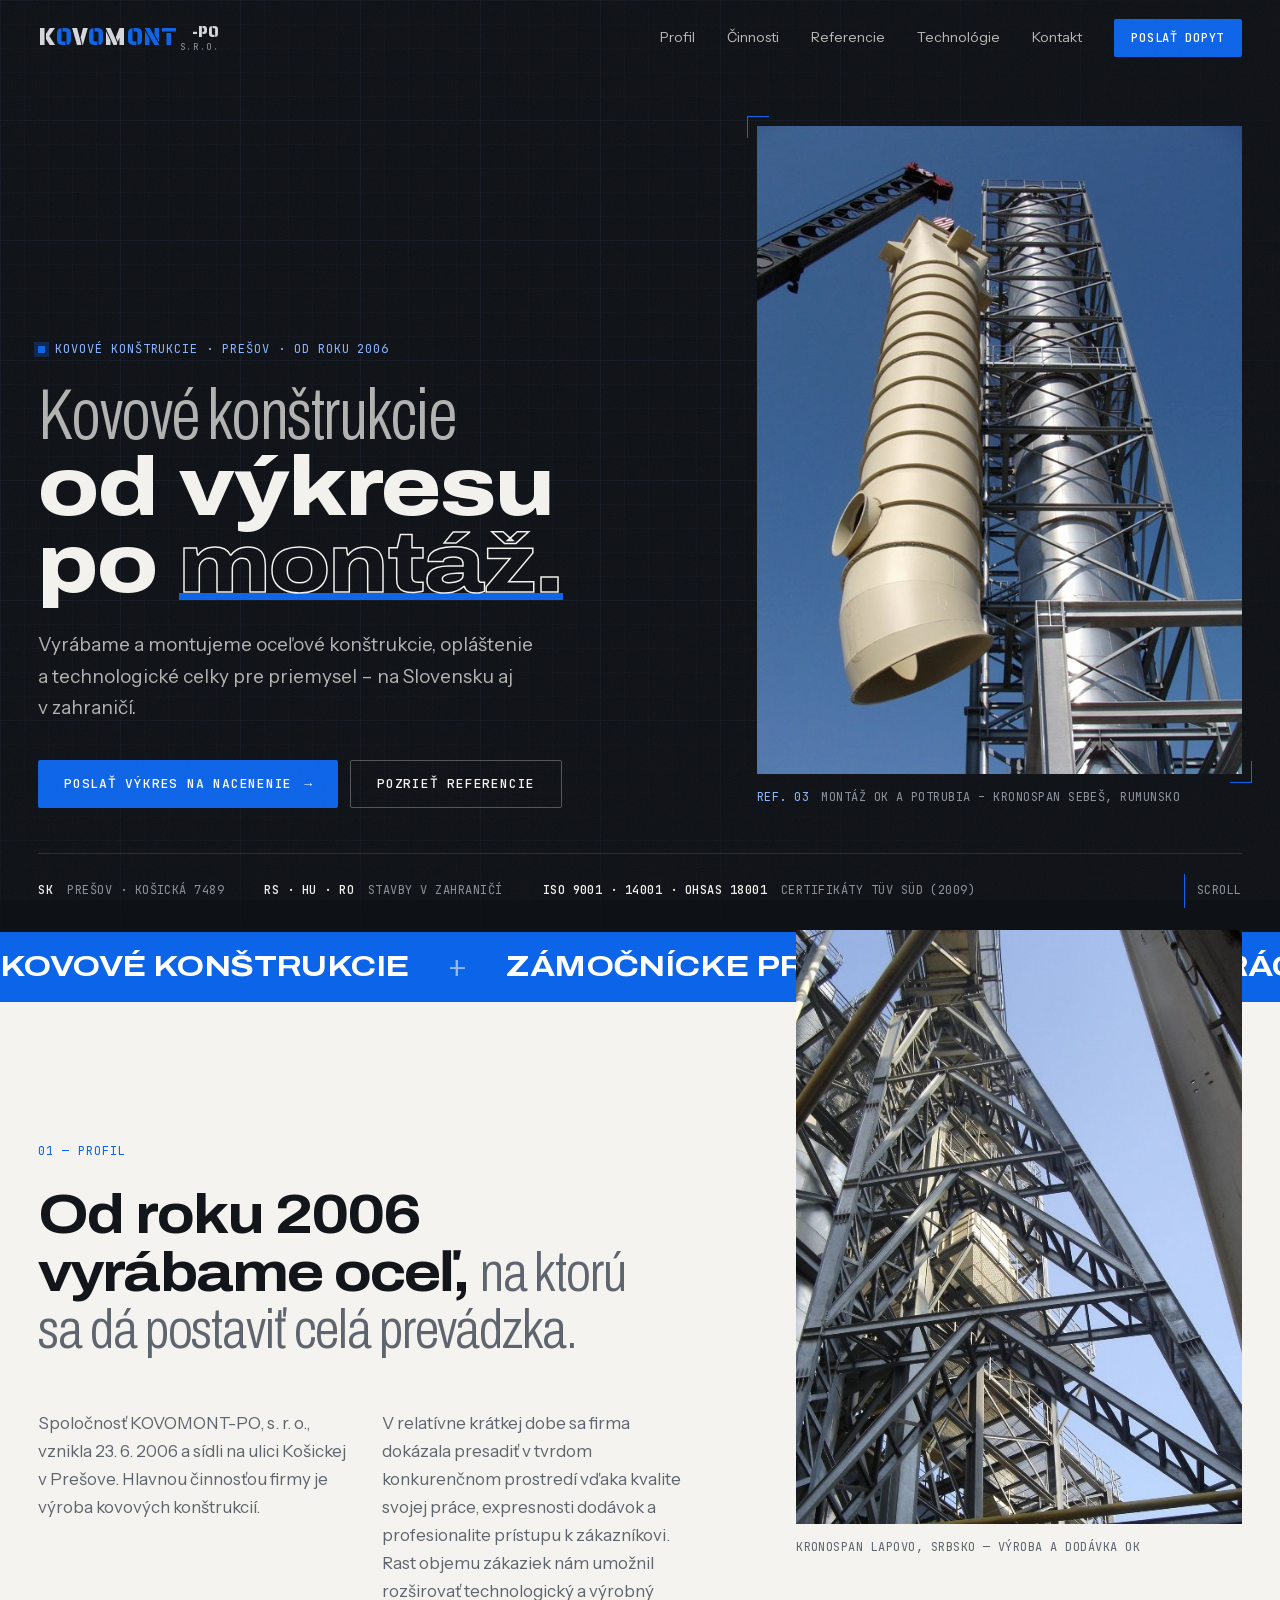
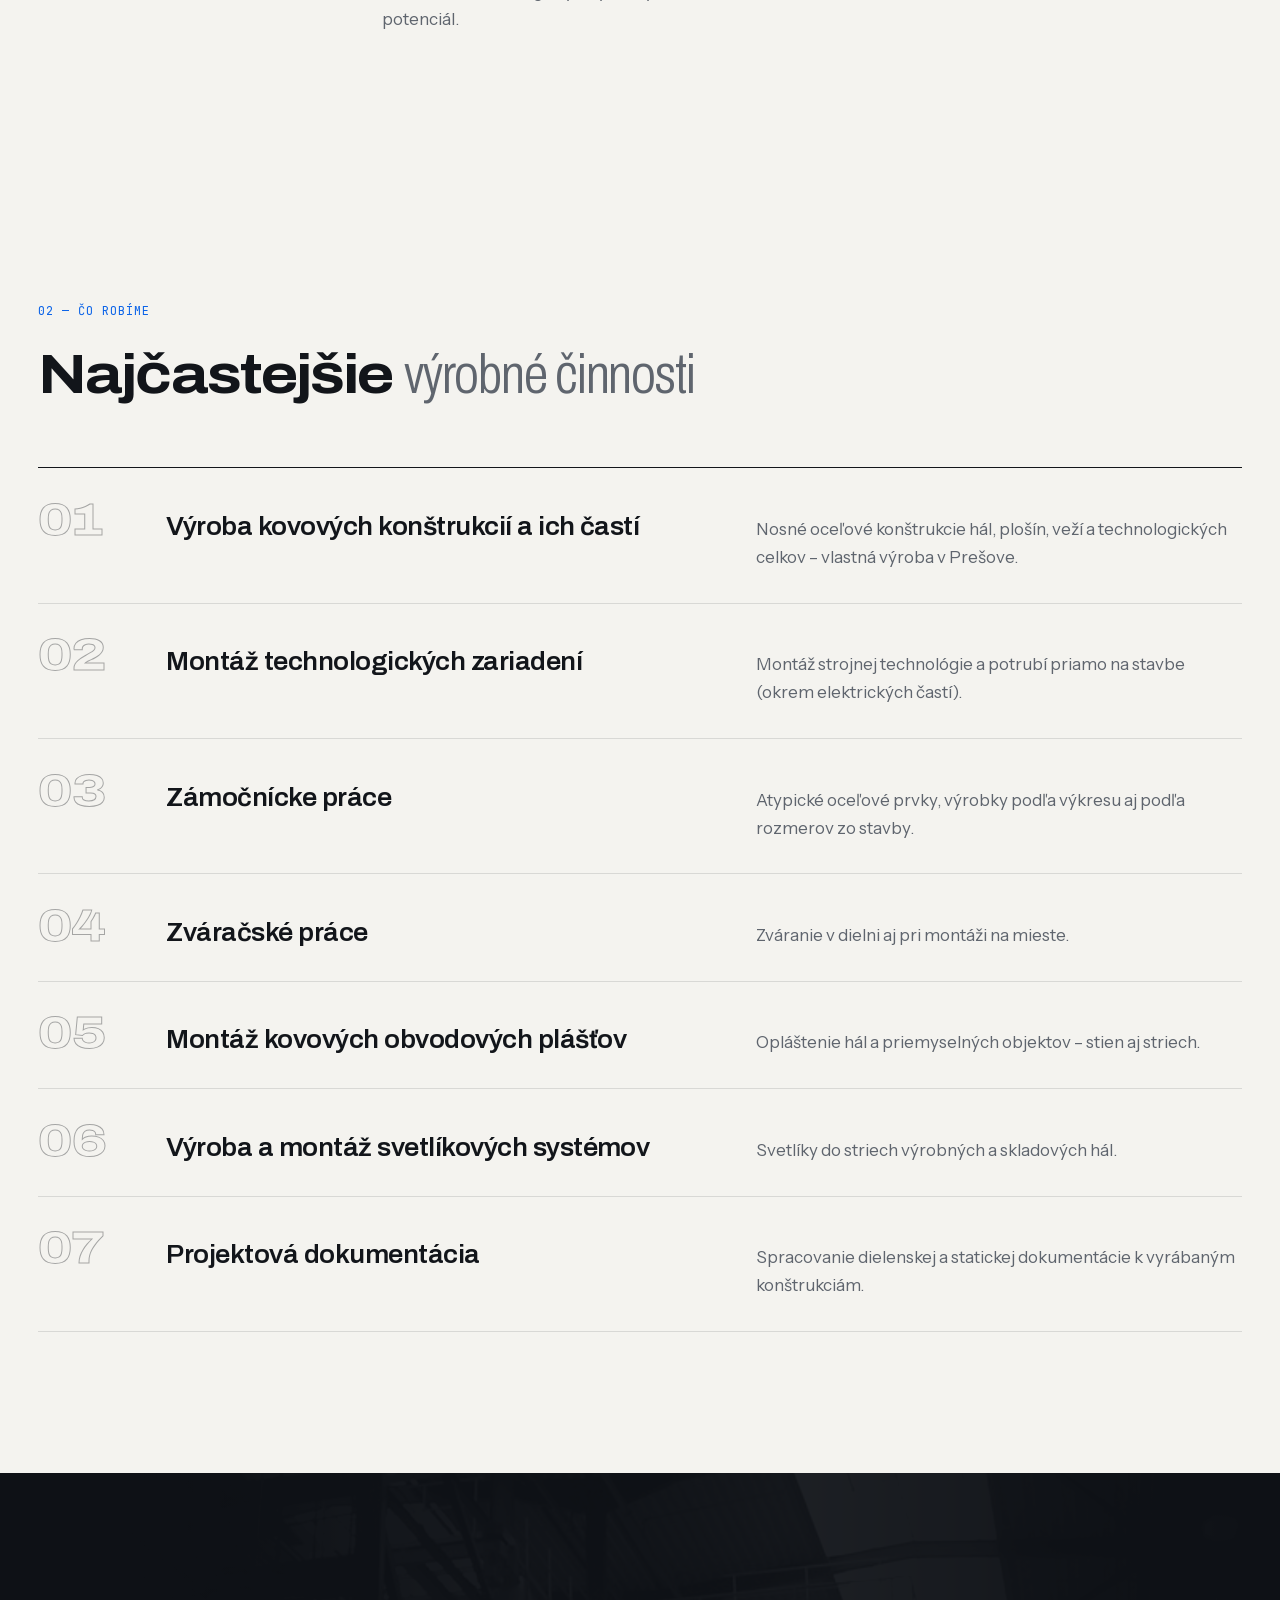
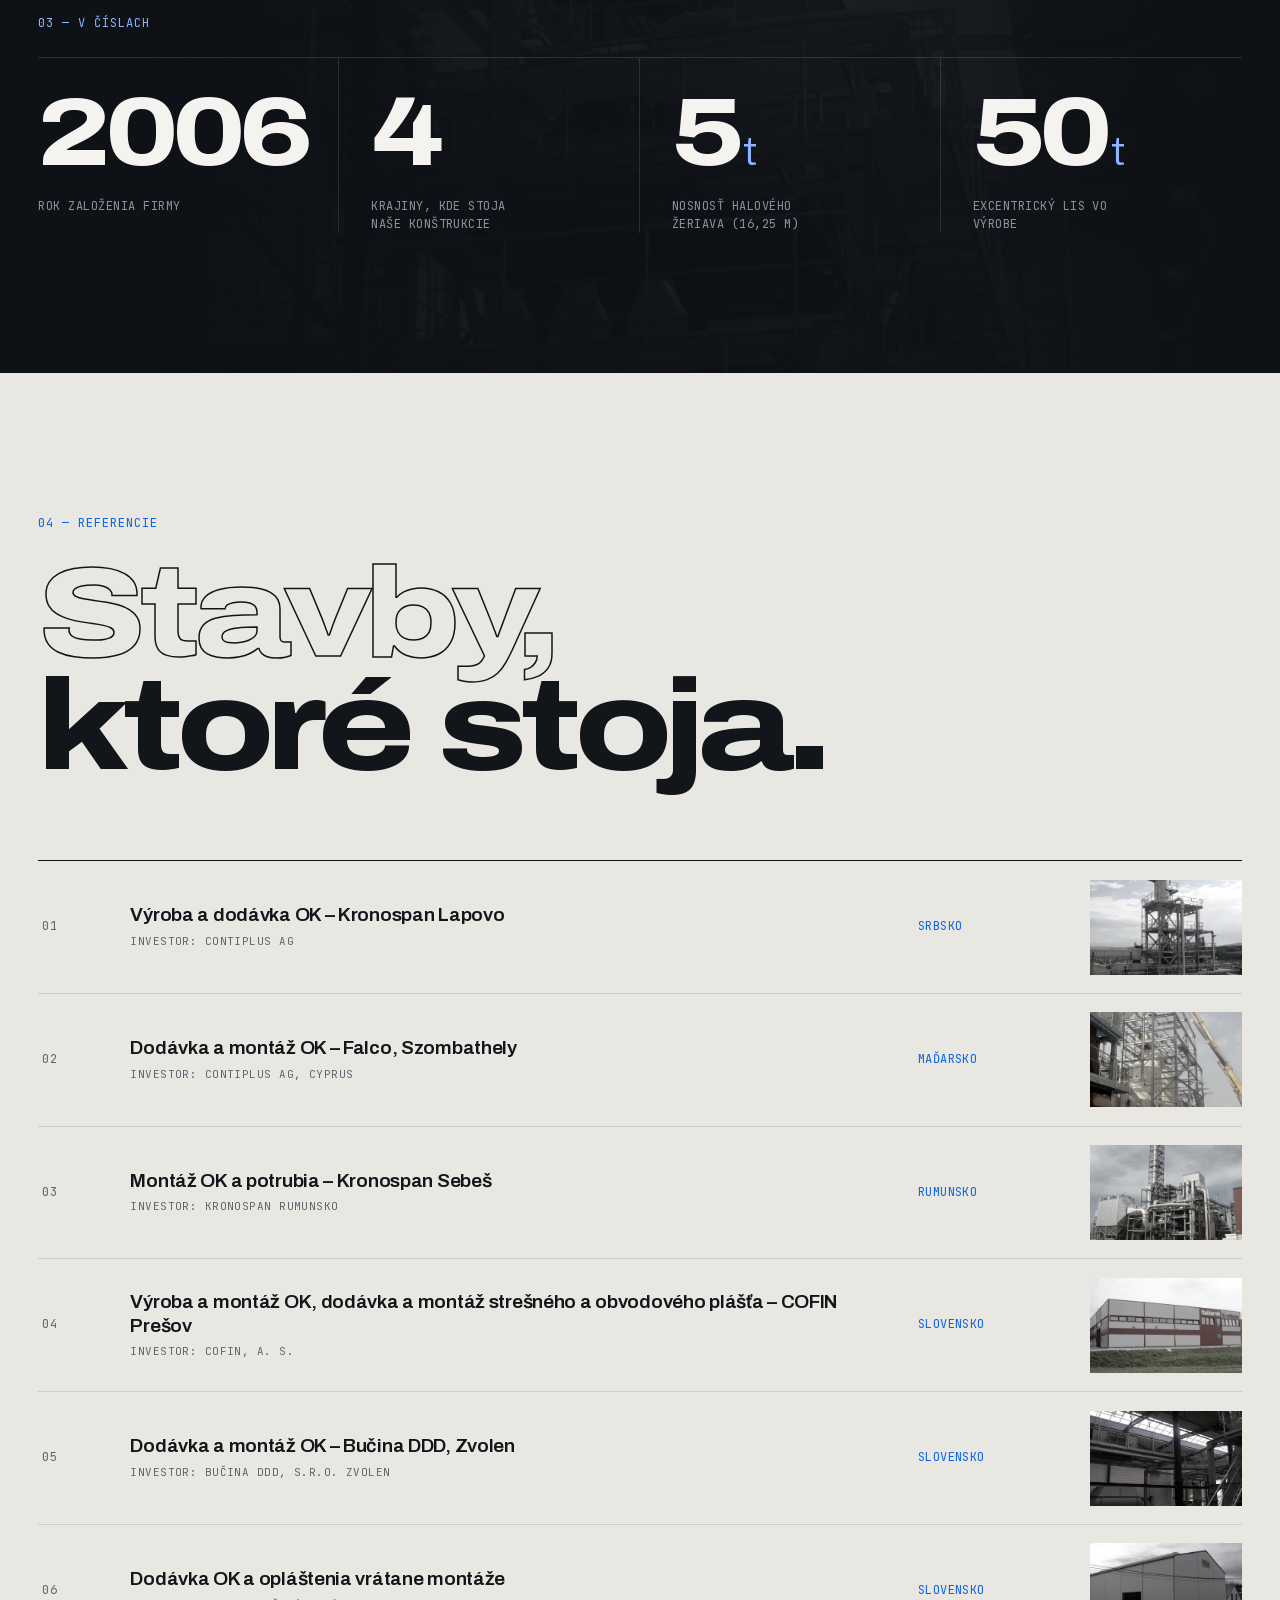
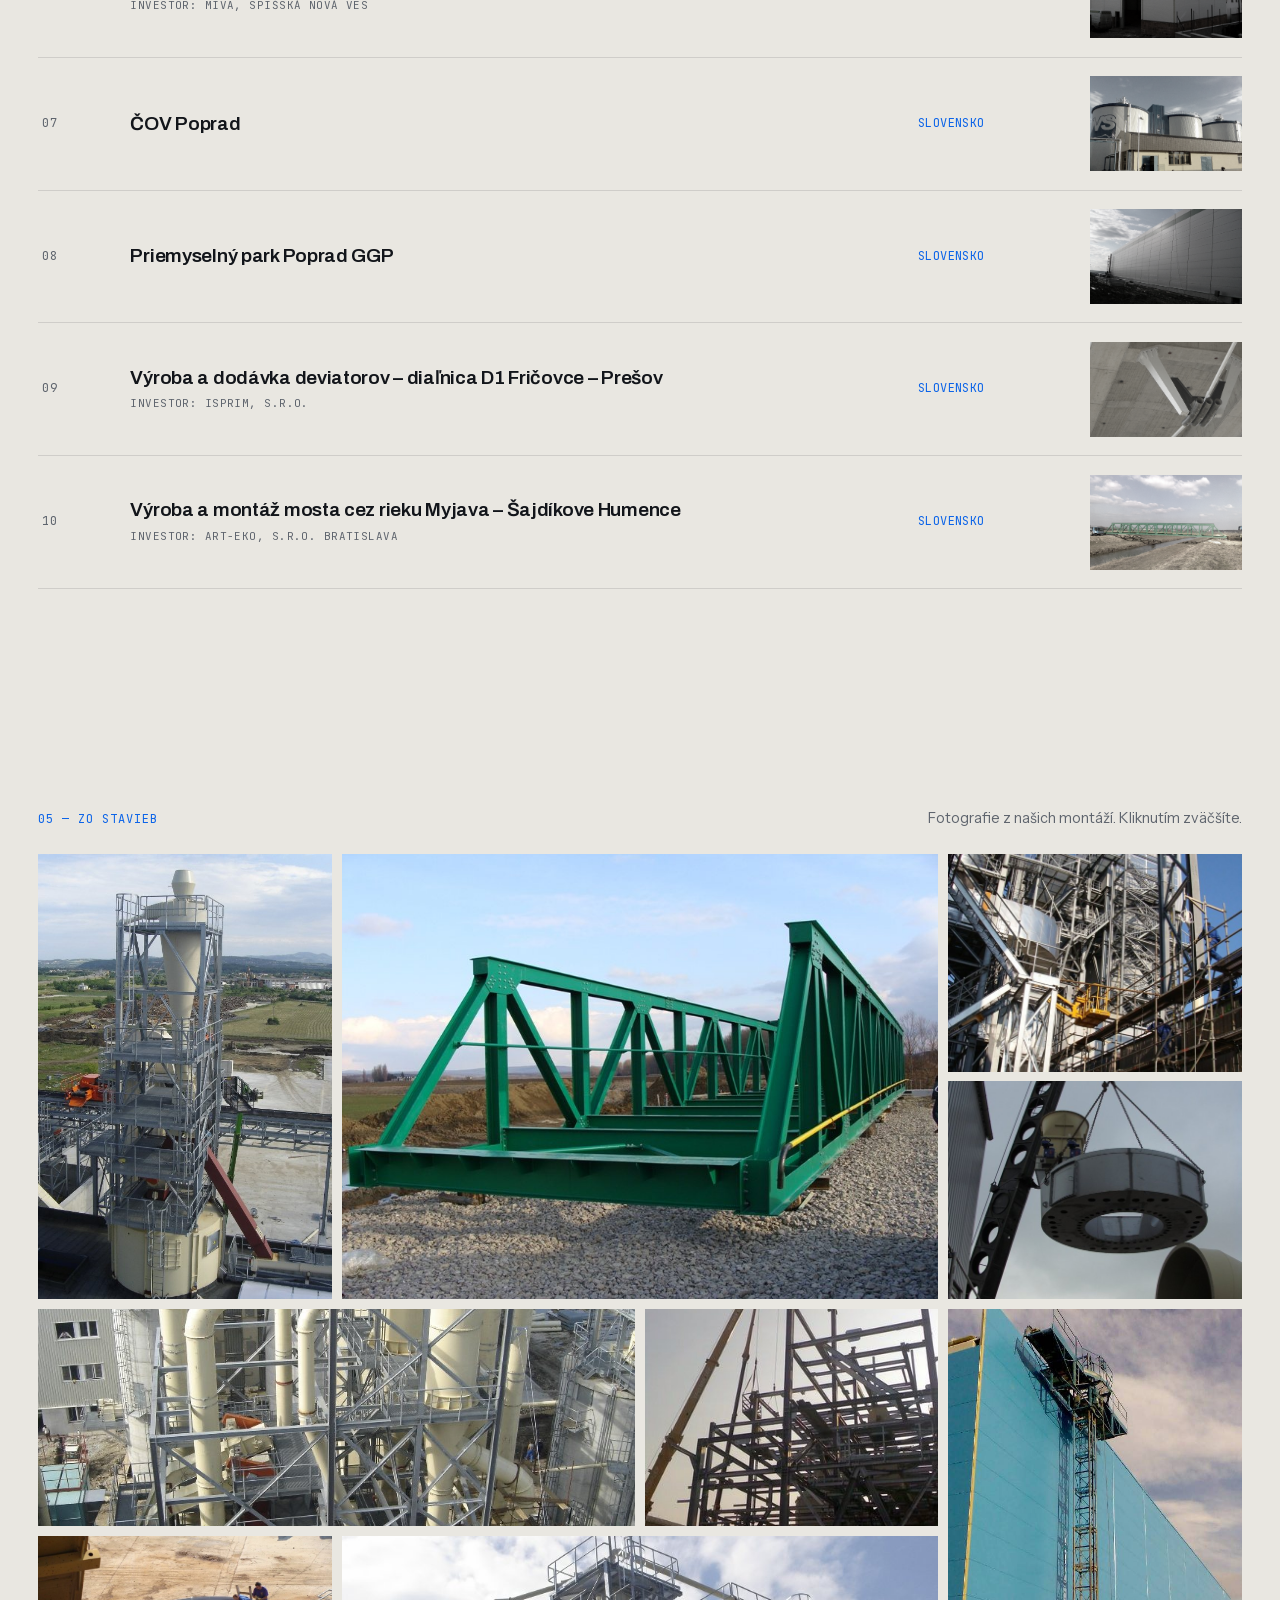
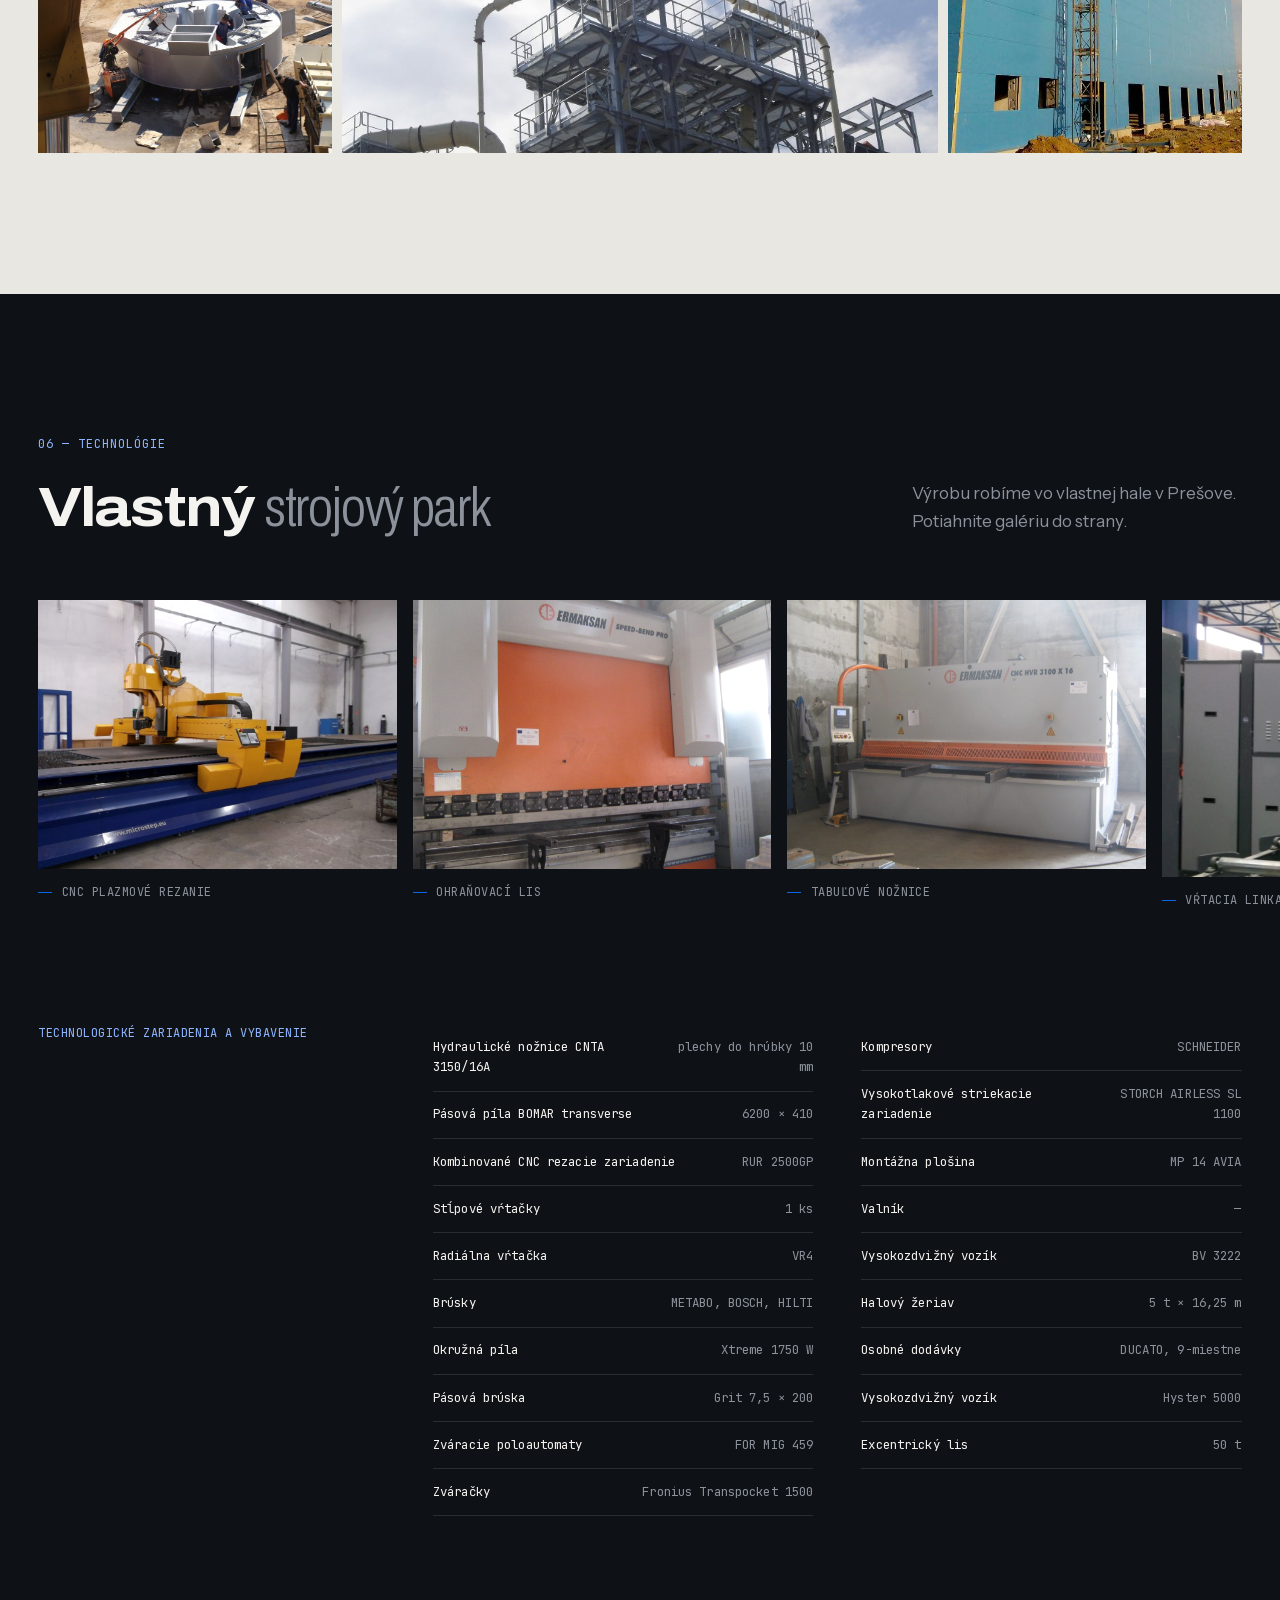
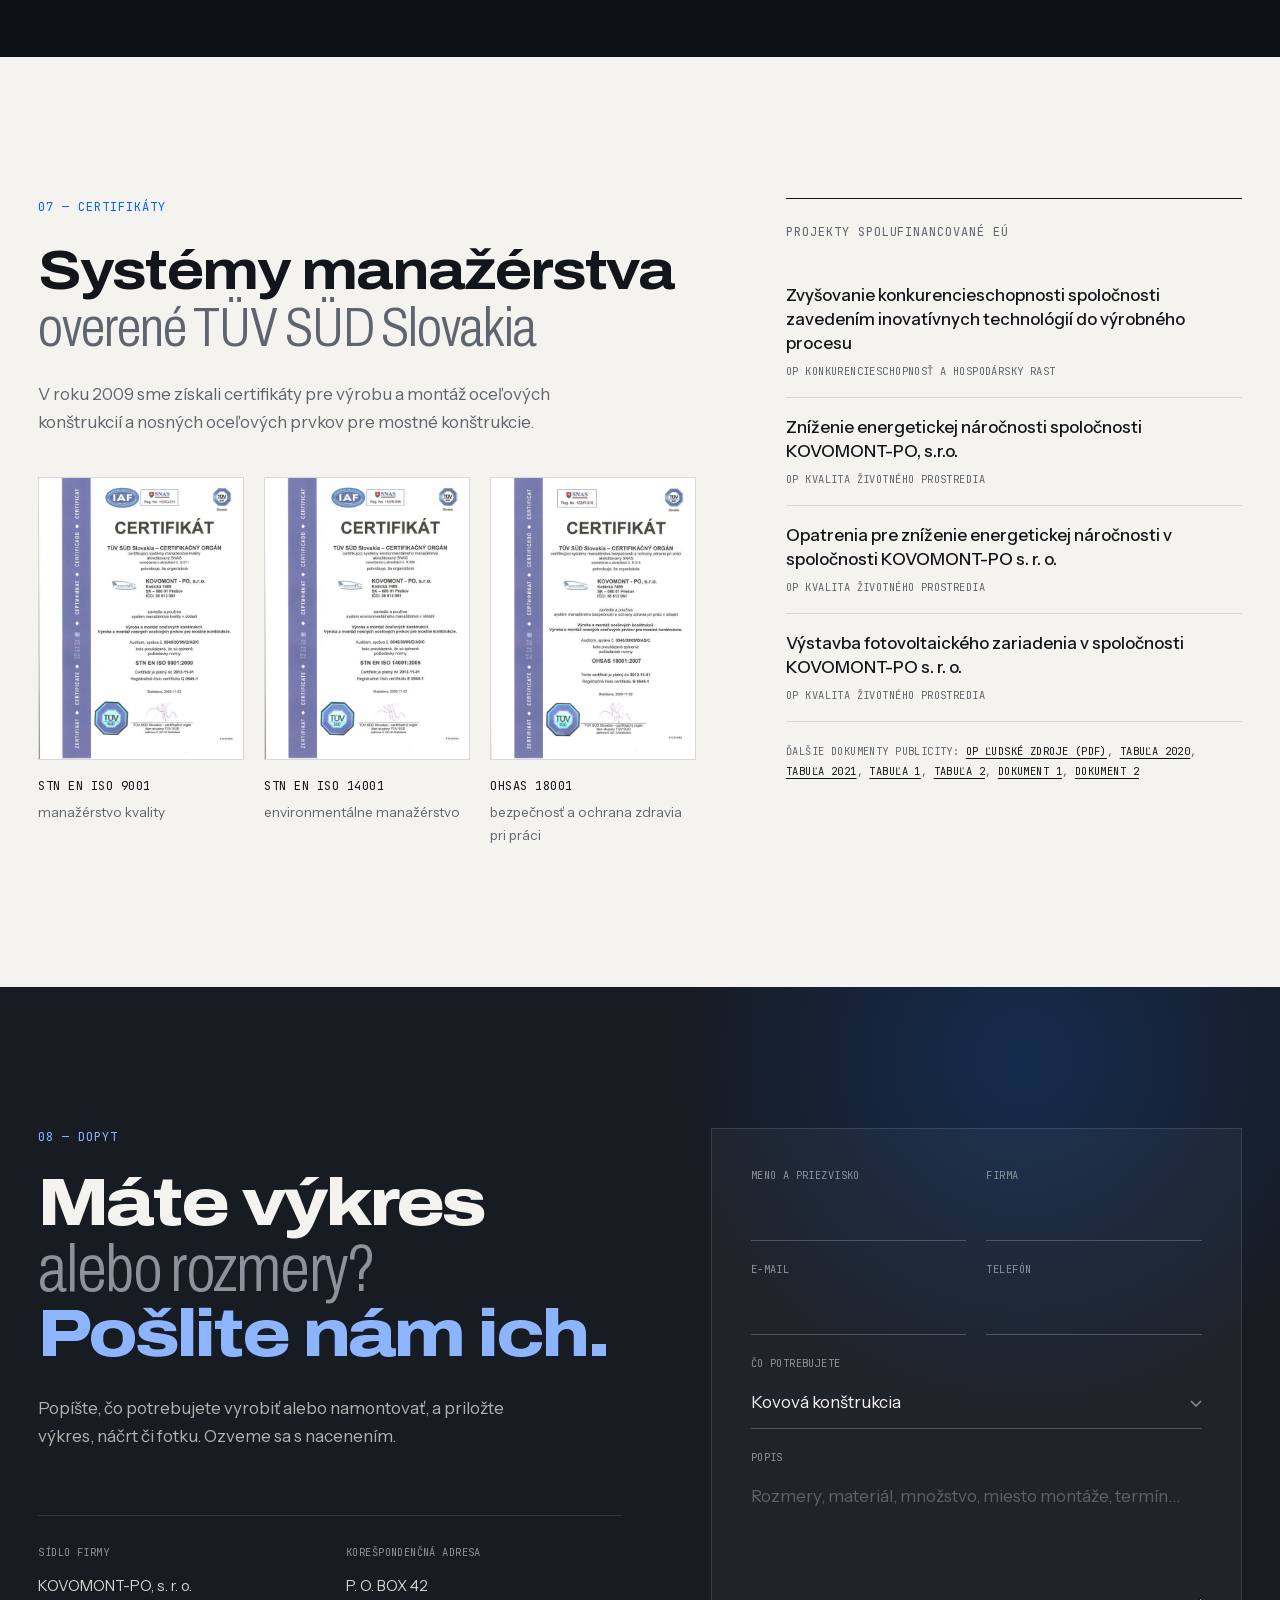
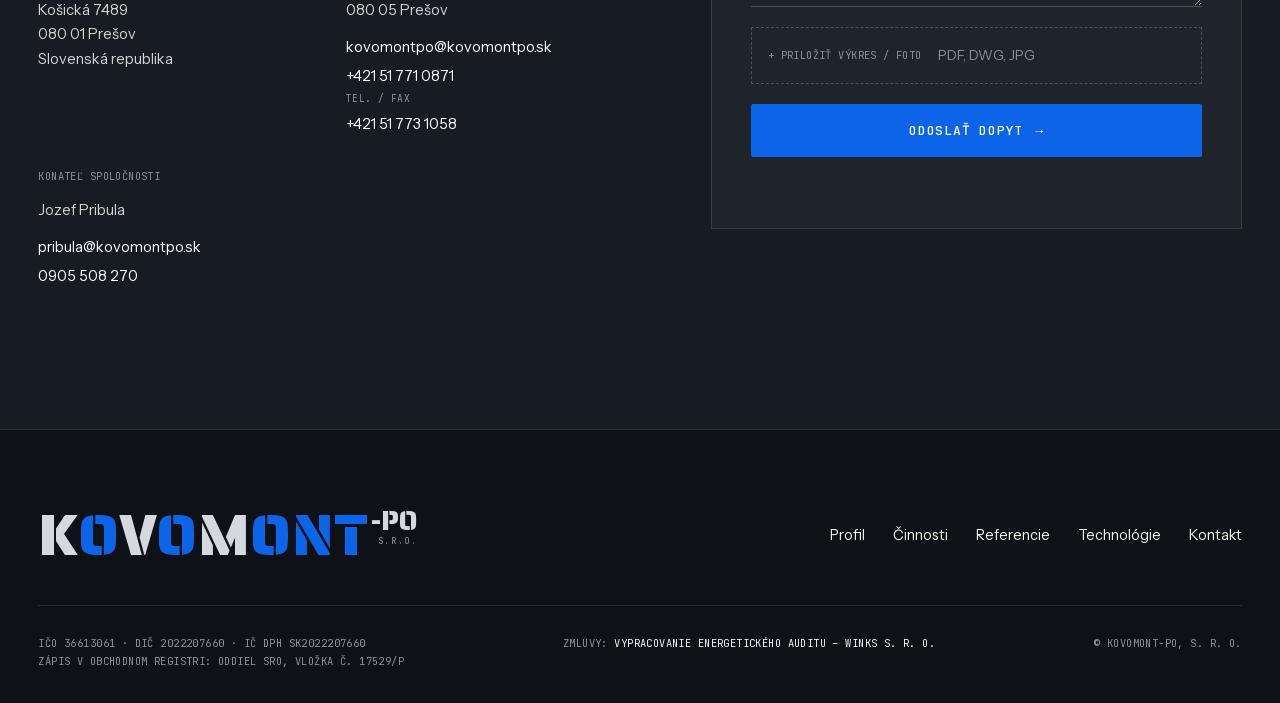
<file: index.html>
<!DOCTYPE html>
<html lang="sk">
<head>
<meta charset="utf-8">
<meta name="viewport" content="width=device-width, initial-scale=1">
<meta name="robots" content="noindex, nofollow">
<title>KOVOMONT-PO, s.r.o. – kovové konštrukcie, Prešov</title>
<meta name="description" content="Výroba a montáž kovových konštrukcií, opláštenia a technologických zariadení. Zámočnícke a zváračské práce, dielenská a statická dokumentácia. Prešov, od roku 2006.">
<meta name="theme-color" content="#0E1116">
<link rel="preload" href="fonts/Archivo-normal-latin.woff2" as="font" type="font/woff2" crossorigin>
<link rel="preload" href="fonts/Archivo-normal-latin-ext.woff2" as="font" type="font/woff2" crossorigin>
<link rel="stylesheet" href="style.css?v=05c7f7b5">
<script type="application/ld+json">
{"@context":"https://schema.org","@type":"LocalBusiness","name":"KOVOMONT-PO, s.r.o.","description":"Výroba a montáž kovových konštrukcií, zámočnícke a zváračské práce, montáž obvodových plášťov a svetlíkových systémov.","address":{"@type":"PostalAddress","streetAddress":"Košická 7489","postalCode":"080 01","addressLocality":"Prešov","addressCountry":"SK"},"email":"kovomontpo@kovomontpo.sk","telephone":"+421517710871","foundingDate":"2006-06-23","taxID":"2022207660","vatID":"SK2022207660","areaServed":["Slovensko","Srbsko","Maďarsko","Rumunsko"]}
</script>
</head>
<body>

<header class="nav" id="nav">
  <div class="nav__in">
    <a href="#top" class="logo" aria-label="KOVOMONT-PO, s.r.o. – úvod">
      <span class="logo__word"><b>K</b><i>O</i><b>V</b><i>O</i><b>M</b><i>O</i><i>N</i><i>T</i></span><span class="logo__po">-PO<small>s.r.o.</small></span>
    </a>
    <nav class="nav__menu" id="menu" aria-label="Hlavné menu">
      <a href="#profil">Profil</a>
      <a href="#cinnosti">Činnosti</a>
      <a href="#referencie">Referencie</a>
      <a href="#technologie">Technológie</a>
      <a href="#kontakt">Kontakt</a>
    </nav>
    <a href="#kontakt" class="nav__cta">Poslať dopyt</a>
    <button class="nav__toggle" id="toggle" aria-label="Menu" aria-expanded="false" aria-controls="menu"><span></span><span></span></button>
  </div>
</header>

<main id="top">

<!-- HERO -->
<section class="hero">
  <div class="hero__grid" aria-hidden="true"></div>
  <div class="hero__in">
    <div class="hero__text">
      <p class="tag tag--light"><span class="dot"></span>Kovové konštrukcie · Prešov · od roku 2006</p>
      <h1 class="hero__h1">
        <span class="l l1"><span class="w" style="--i:0">Kovové</span> <span class="w" style="--i:1">konštrukcie</span></span>
        <span class="l l2"><span class="w" style="--i:2">od</span> <span class="w" style="--i:3">výkresu</span></span>
        <span class="l l3"><span class="w" style="--i:4">po</span> <span class="w" style="--i:5"><em>montáž.</em></span></span>
      </h1>
      <p class="hero__lead">Vyrábame a montujeme oceľové konštrukcie, opláštenie a&nbsp;technologické celky pre priemysel – na Slovensku aj v&nbsp;zahraničí.</p>
      <div class="hero__ctas">
        <a href="#kontakt" class="btn btn--blue magnetic">Poslať výkres na nacenenie <span class="arr">→</span></a>
        <a href="#referencie" class="btn btn--ghost">Pozrieť referencie</a>
      </div>
    </div>
    <figure class="hero__fig">
      <div class="hero__img"><img src="img/hero.jpg" alt="Montáž oceľovej konštrukcie a komína žeriavom – Kronospan Sebeš, Rumunsko" width="600" height="800" fetchpriority="high"></div>
      <figcaption class="mono"><span>REF. 03</span> Montáž OK a potrubia – Kronospan Sebeš, Rumunsko</figcaption>
      <span class="hero__corner hero__corner--tl"></span><span class="hero__corner hero__corner--br"></span>
    </figure>
  </div>
  <div class="hero__foot">
    <ul class="hero__spec mono">
      <li><b>SK</b> Prešov · Košická 7489</li>
      <li><b>RS · HU · RO</b> stavby v zahraničí</li>
      <li><b>ISO 9001 · 14001 · OHSAS 18001</b> certifikáty TÜV SÜD (2009)</li>
    </ul>
    <a href="#profil" class="scroll mono" aria-label="Posunúť nižšie"><span class="scroll__line"></span>Scroll</a>
  </div>
</section>

<!-- MARQUEE -->
<div class="marquee" aria-hidden="true">
  <div class="marquee__track">
    <span>Kovové konštrukcie <i>+</i> Zámočnícke práce <i>+</i> Zváračské práce <i>+</i> Obvodové plášte <i>+</i> Svetlíkové systémy <i>+</i> Dielenská a statická dokumentácia <i>+</i>&nbsp;</span>
    <span>Kovové konštrukcie <i>+</i> Zámočnícke práce <i>+</i> Zváračské práce <i>+</i> Obvodové plášte <i>+</i> Svetlíkové systémy <i>+</i> Dielenská a statická dokumentácia <i>+</i>&nbsp;</span>
  </div>
</div>

<!-- PROFIL -->
<section class="profil" id="profil">
  <div class="wrap profil__grid">
    <div class="profil__text">
      <p class="tag">01 — Profil</p>
      <h2 class="h2 reveal">Od roku 2006 vyrábame oceľ, <span class="thin">na ktorú sa dá postaviť celá prevádzka.</span></h2>
      <div class="profil__cols reveal">
        <p>Spoločnosť KOVOMONT-PO, s. r. o., vznikla 23. 6. 2006 a sídli na ulici Košickej v Prešove. Hlavnou činnosťou firmy je výroba kovových konštrukcií.</p>
        <p>V relatívne krátkej dobe sa firma dokázala presadiť v tvrdom konkurenčnom prostredí vďaka kvalite svojej práce, expresnosti dodávok a profesionalite prístupu k zákazníkovi. Rast objemu zákaziek nám umožnil rozširovať technologický a výrobný potenciál.</p>
      </div>
      <dl class="facts reveal">
        <div><dt class="mono">Založené</dt><dd>23. 6. 2006</dd></div>
        <div><dt class="mono">Sídlo</dt><dd>Košická 7489, Prešov</dd></div>
        <div><dt class="mono">Živnostenské oprávnenie</dt><dd>OŽP-Z/2006/05055-2/CR1</dd></div>
      </dl>
    </div>
    <figure class="profil__fig">
      <div class="clip"><img src="img/truss.jpg" alt="Pohľad zdola na oceľovú vežovú konštrukciu" width="600" height="800" loading="lazy" class="drift"></div>
      <figcaption class="mono">Kronospan Lapovo, Srbsko — výroba a dodávka OK</figcaption>
    </figure>
  </div>
</section>

<!-- ČINNOSTI -->
<section class="cinnosti" id="cinnosti">
  <div class="wrap">
    <div class="sec-head">
      <p class="tag">02 — Čo robíme</p>
      <h2 class="h2 reveal">Najčastejšie <span class="thin">výrobné činnosti</span></h2>
    </div>
    <ol class="svc" id="svc">
      <li class="svc__row" data-img="img/a1.jpg"><span class="svc__n">01</span><h3>Výroba kovových konštrukcií a&nbsp;ich častí</h3><p>Nosné oceľové konštrukcie hál, plošín, veží a&nbsp;technologických celkov – vlastná výroba v&nbsp;Prešove.</p><img class="svc__thumb" src="img/a1.jpg" alt="" loading="lazy"></li>
      <li class="svc__row" data-img="img/a2.jpg"><span class="svc__n">02</span><h3>Montáž technologických zariadení</h3><p>Montáž strojnej technológie a potrubí priamo na stavbe (okrem elektrických častí).</p><img class="svc__thumb" src="img/a2.jpg" alt="" loading="lazy"></li>
      <li class="svc__row" data-img="img/a3.jpg"><span class="svc__n">03</span><h3>Zámočnícke práce</h3><p>Atypické oceľové prvky, výrobky podľa výkresu aj podľa rozmerov zo stavby.</p><img class="svc__thumb" src="img/a3.jpg" alt="" loading="lazy"></li>
      <li class="svc__row" data-img="img/a4.jpg"><span class="svc__n">04</span><h3>Zváračské práce</h3><p>Zváranie v dielni aj pri montáži na mieste.</p><img class="svc__thumb" src="img/a4.jpg" alt="" loading="lazy"></li>
      <li class="svc__row" data-img="img/a5.jpg"><span class="svc__n">05</span><h3>Montáž kovových obvodových plášťov</h3><p>Opláštenie hál a&nbsp;priemyselných objektov – stien aj striech.</p><img class="svc__thumb" src="img/a5.jpg" alt="" loading="lazy"></li>
      <li class="svc__row" data-img="img/a6.jpg"><span class="svc__n">06</span><h3>Výroba a montáž svetlíkových systémov</h3><p>Svetlíky do striech výrobných a&nbsp;skladových hál.</p><img class="svc__thumb" src="img/a6.jpg" alt="" loading="lazy"></li>
      <li class="svc__row" data-img="img/a7.jpg"><span class="svc__n">07</span><h3>Projektová dokumentácia</h3><p>Spracovanie dielenskej a&nbsp;statickej dokumentácie k&nbsp;vyrábaným konštrukciám.</p><img class="svc__thumb" src="img/a7.jpg" alt="" loading="lazy"></li>
    </ol>
  </div>
  <div class="svc__preview" id="preview" aria-hidden="true"><img alt=""></div>
</section>

<!-- STATS -->
<section class="stats">
  <div class="stats__bg" aria-hidden="true"><img src="img/hala.jpg" alt="" loading="lazy"></div>
  <div class="wrap">
    <p class="tag tag--light">03 — V číslach</p>
    <div class="stats__grid">
      <div class="stat"><span class="stat__num" data-to="2006" data-from="1990">2006</span><span class="stat__lbl mono">rok založenia firmy</span></div>
      <div class="stat"><span class="stat__num" data-to="4">4</span><span class="stat__lbl mono">krajiny, kde stoja naše konštrukcie</span></div>
      <div class="stat"><span class="stat__num"><span data-to="5">5</span><small>t</small></span><span class="stat__lbl mono">nosnosť halového žeriava (16,25 m)</span></div>
      <div class="stat"><span class="stat__num"><span data-to="50">50</span><small>t</small></span><span class="stat__lbl mono">excentrický lis vo výrobe</span></div>
    </div>
  </div>
</section>

<!-- REFERENCIE -->
<section class="refs" id="referencie">
  <div class="wrap">
    <div class="refs__head">
      <p class="tag">04 — Referencie</p>
      <h2 class="refs__big" aria-label="Referencie"><span class="stroke">Stavby,</span> <span>ktoré stoja.</span></h2>
    </div>
    <ul class="ref">
      <li class="ref__row reveal"><span class="ref__n mono">01</span><div class="ref__t"><h3>Výroba a dodávka OK – Kronospan Lapovo</h3><p class="mono">Investor: Contiplus AG</p></div><span class="ref__c mono">Srbsko</span><button class="ref__img" data-full="img/r1.jpg" aria-label="Fotografia – Kronospan Lapovo"><img src="img/r1.jpg" alt="" loading="lazy"></button></li>
      <li class="ref__row reveal"><span class="ref__n mono">02</span><div class="ref__t"><h3>Dodávka a montáž OK – Falco, Szombathely</h3><p class="mono">Investor: Contiplus AG, Cyprus</p></div><span class="ref__c mono">Maďarsko</span><button class="ref__img" data-full="img/r2.jpg" aria-label="Fotografia – Falco Szombathely"><img src="img/r2.jpg" alt="" loading="lazy"></button></li>
      <li class="ref__row reveal"><span class="ref__n mono">03</span><div class="ref__t"><h3>Montáž OK a potrubia – Kronospan Sebeš</h3><p class="mono">Investor: Kronospan Rumunsko</p></div><span class="ref__c mono">Rumunsko</span><button class="ref__img" data-full="img/r3.jpg" aria-label="Fotografia – Kronospan Sebeš"><img src="img/r3.jpg" alt="" loading="lazy"></button></li>
      <li class="ref__row reveal"><span class="ref__n mono">04</span><div class="ref__t"><h3>Výroba a montáž OK, dodávka a montáž strešného a obvodového plášťa – COFIN Prešov</h3><p class="mono">Investor: Cofin, a. s.</p></div><span class="ref__c mono">Slovensko</span><button class="ref__img" data-full="img/r4.jpg" aria-label="Fotografia – COFIN Prešov"><img src="img/r4.jpg" alt="" loading="lazy"></button></li>
      <li class="ref__row reveal"><span class="ref__n mono">05</span><div class="ref__t"><h3>Dodávka a montáž OK – Bučina DDD, Zvolen</h3><p class="mono">Investor: Bučina DDD, s.r.o. Zvolen</p></div><span class="ref__c mono">Slovensko</span><button class="ref__img" data-full="img/r5.jpg" aria-label="Fotografia – Bučina DDD Zvolen"><img src="img/r5.jpg" alt="" loading="lazy"></button></li>
      <li class="ref__row reveal"><span class="ref__n mono">06</span><div class="ref__t"><h3>Dodávka OK a opláštenia vrátane montáže</h3><p class="mono">Investor: MIVA, Spišská Nová Ves</p></div><span class="ref__c mono">Slovensko</span><button class="ref__img" data-full="img/r6.jpg" aria-label="Fotografia – MIVA Spišská Nová Ves"><img src="img/r6.jpg" alt="" loading="lazy"></button></li>
      <li class="ref__row reveal"><span class="ref__n mono">07</span><div class="ref__t"><h3>ČOV Poprad</h3></div><span class="ref__c mono">Slovensko</span><button class="ref__img" data-full="img/r7.jpg" aria-label="Fotografia – ČOV Poprad"><img src="img/r7.jpg" alt="" loading="lazy"></button></li>
      <li class="ref__row reveal"><span class="ref__n mono">08</span><div class="ref__t"><h3>Priemyselný park Poprad GGP</h3></div><span class="ref__c mono">Slovensko</span><button class="ref__img" data-full="img/r8.jpg" aria-label="Fotografia – Priemyselný park Poprad"><img src="img/r8.jpg" alt="" loading="lazy"></button></li>
      <li class="ref__row reveal"><span class="ref__n mono">09</span><div class="ref__t"><h3>Výroba a dodávka deviatorov – diaľnica D1 Fričovce – Prešov</h3><p class="mono">Investor: Isprim, s.r.o.</p></div><span class="ref__c mono">Slovensko</span><button class="ref__img" data-full="img/r9.jpg" aria-label="Fotografia – deviátory D1"><img src="img/r9.jpg" alt="" loading="lazy"></button></li>
      <li class="ref__row reveal"><span class="ref__n mono">10</span><div class="ref__t"><h3>Výroba a montáž mosta cez rieku Myjava – Šajdíkove Humence</h3><p class="mono">Investor: Art-Eko, s.r.o. Bratislava</p></div><span class="ref__c mono">Slovensko</span><button class="ref__img" data-full="img/r10.jpg" aria-label="Fotografia – most cez Myjavu"><img src="img/r10.jpg" alt="" loading="lazy"></button></li>
    </ul>
  </div>
</section>

<!-- GALÉRIA -->
<section class="gal" aria-label="Fotografie z realizácií">
  <div class="wrap">
    <div class="gal__head">
      <p class="tag">05 — Zo stavieb</p>
      <p class="gal__note">Fotografie z našich montáží. Kliknutím zväčšíte.</p>
    </div>
    <div class="bento" id="bento">
      <button class="b b--tall" data-full="img/g1.jpg"><img src="img/g1.jpg" alt="Oceľová veža s cyklónom" loading="lazy"><span class="b__cap mono">Kronospan Lapovo · RS</span></button>
      <button class="b b--big" data-full="img/g3.jpg"><img src="img/g3.jpg" alt="Priehradová konštrukcia mosta pred montážou" loading="lazy"><span class="b__cap mono">Most cez Myjavu · SK</span></button>
      <button class="b" data-full="img/g2.jpg"><img src="img/g2.jpg" alt="Montáž technologického celku" loading="lazy"><span class="b__cap mono">Kronospan Sebeš · RO</span></button>
      <button class="b" data-full="img/g5.jpg"><img src="img/g5.jpg" alt="Osadzovanie dielu potrubia žeriavom" loading="lazy"><span class="b__cap mono">Kronospan Sebeš · RO</span></button>
      <button class="b b--wide" data-full="img/g4.jpg"><img src="img/g4.jpg" alt="Oceľové plošiny s potrubím" loading="lazy"><span class="b__cap mono">Kronospan Lapovo · RS</span></button>
      <button class="b" data-full="img/g8.jpg"><img src="img/g8.jpg" alt="Montáž nosnej konštrukcie" loading="lazy"><span class="b__cap mono">Falco Szombathely · HU</span></button>
      <button class="b b--tall" data-full="img/g7.jpg"><img src="img/g7.jpg" alt="Obvodový plášť haly" loading="lazy"><span class="b__cap mono">Priemyselný park Poprad · SK</span></button>
      <button class="b" data-full="img/g9.jpg"><img src="img/g9.jpg" alt="Montáž kruhovej konštrukcie" loading="lazy"><span class="b__cap mono">Kronospan Sebeš · RO</span></button>
      <button class="b b--wide" data-full="img/g6.jpg"><img src="img/g6.jpg" alt="Technologická konštrukcia na streche" loading="lazy"><span class="b__cap mono">Kronospan Lapovo · RS</span></button>
    </div>
  </div>
</section>

<!-- TECHNOLÓGIE -->
<section class="tech" id="technologie">
  <div class="wrap tech__head">
    <div>
      <p class="tag tag--light">06 — Technológie</p>
      <h2 class="h2 h2--light reveal">Vlastný <span class="thin">strojový park</span></h2>
    </div>
    <p class="tech__lead reveal">Výrobu robíme vo vlastnej hale v Prešove. Potiahnite galériu do strany.</p>
  </div>
  <div class="rail" id="rail" tabindex="0" aria-label="Fotografie strojového parku">
    <figure class="rail__i"><img src="img/s-plazma.jpg" alt="CNC plazmové rezacie zariadenie" loading="lazy"><figcaption class="mono">CNC plazmové rezanie</figcaption></figure>
    <figure class="rail__i"><img src="img/s-ohranovaci_lis.jpg" alt="Ohraňovací lis" loading="lazy"><figcaption class="mono">Ohraňovací lis</figcaption></figure>
    <figure class="rail__i"><img src="img/s-tabulove_noznice.jpg" alt="Tabuľové nožnice" loading="lazy"><figcaption class="mono">Tabuľové nožnice</figcaption></figure>
    <figure class="rail__i rail__i--w"><img src="img/s-vyvrtavacka.jpg" alt="Vŕtacia linka Voortman" loading="lazy"><figcaption class="mono">Vŕtacia linka</figcaption></figure>
    <figure class="rail__i rail__i--w"><img src="img/s-tryskacie_zar.jpg" alt="Tryskacie zariadenie" loading="lazy"><figcaption class="mono">Tryskacie zariadenie</figcaption></figure>
    <figure class="rail__i"><img src="img/s-zakruzovacka_profilov.jpg" alt="Zakružovačka profilov" loading="lazy"><figcaption class="mono">Zakružovačka profilov</figcaption></figure>
    <figure class="rail__i"><img src="img/s-zvaracka.jpg" alt="Zváracie zariadenie" loading="lazy"><figcaption class="mono">Zváranie</figcaption></figure>
    <figure class="rail__i"><img src="img/s-striekacie_zariadenie.jpg" alt="Vysokotlakové striekacie zariadenie" loading="lazy"><figcaption class="mono">Striekacie zariadenie</figcaption></figure>
    <figure class="rail__i"><img src="img/s-zeriavy.jpg" alt="Halové žeriavy" loading="lazy"><figcaption class="mono">Halové žeriavy</figcaption></figure>
  </div>
  <div class="wrap">
    <div class="spec">
      <h3 class="spec__h mono">Technologické zariadenia a vybavenie</h3>
      <ul class="spec__list mono">
        <li><span>Hydraulické nožnice CNTA 3150/16A</span><em>plechy do hrúbky 10 mm</em></li>
        <li><span>Pásová píla BOMAR transverse</span><em>6200 × 410</em></li>
        <li><span>Kombinované CNC rezacie zariadenie</span><em>RUR 2500GP</em></li>
        <li><span>Stĺpové vŕtačky</span><em>1 ks</em></li>
        <li><span>Radiálna vŕtačka</span><em>VR4</em></li>
        <li><span>Brúsky</span><em>METABO, BOSCH, HILTI</em></li>
        <li><span>Okružná píla</span><em>Xtreme 1750 W</em></li>
        <li><span>Pásová brúska</span><em>Grit 7,5 × 200</em></li>
        <li><span>Zváracie poloautomaty</span><em>FOR MIG 459</em></li>
        <li><span>Zváračky</span><em>Fronius Transpocket 1500</em></li>
        <li><span>Kompresory</span><em>SCHNEIDER</em></li>
        <li><span>Vysokotlakové striekacie zariadenie</span><em>STORCH AIRLESS SL 1100</em></li>
        <li><span>Montážna plošina</span><em>MP 14 AVIA</em></li>
        <li><span>Valník</span><em>—</em></li>
        <li><span>Vysokozdvižný vozík</span><em>BV 3222</em></li>
        <li><span>Halový žeriav</span><em>5 t × 16,25 m</em></li>
        <li><span>Osobné dodávky</span><em>DUCATO, 9-miestne</em></li>
        <li><span>Vysokozdvižný vozík</span><em>Hyster 5000</em></li>
        <li><span>Excentrický lis</span><em>50 t</em></li>
      </ul>
    </div>
  </div>
</section>

<!-- CERTIFIKÁTY + EÚ -->
<section class="cert">
  <div class="wrap cert__grid">
    <div>
      <p class="tag">07 — Certifikáty</p>
      <h2 class="h2 reveal">Systémy manažérstva <span class="thin">overené TÜV SÜD Slovakia</span></h2>
      <p class="cert__p reveal">V roku 2009 sme získali certifikáty pre výrobu a montáž oceľových konštrukcií a&nbsp;nosných oceľových prvkov pre mostné konštrukcie.</p>
      <div class="cert__docs">
        <button class="doc" data-full="img/c3.jpg"><img src="img/c3.jpg" alt="Certifikát STN EN ISO 9001:2009" loading="lazy"><span class="mono">STN EN ISO 9001</span><small>manažérstvo kvality</small></button>
        <button class="doc" data-full="img/c1.jpg"><img src="img/c1.jpg" alt="Certifikát STN EN ISO 14001:2005" loading="lazy"><span class="mono">STN EN ISO 14001</span><small>environmentálne manažérstvo</small></button>
        <button class="doc" data-full="img/c2.jpg"><img src="img/c2.jpg" alt="Certifikát OHSAS 18001:2007" loading="lazy"><span class="mono">OHSAS 18001</span><small>bezpečnosť a ochrana zdravia pri práci</small></button>
      </div>
    </div>
    <aside class="eu">
      <p class="tag">Projekty spolufinancované EÚ</p>
      <ul class="eu__list">
        <li><button data-full="img/eu/KOVOMONT_operacny_program_EU_webV1.jpg">Zvyšovanie konkurencieschopnosti spoločnosti zavedením inovatívnych technológií do výrobného procesu</button><span class="mono">OP Konkurencieschopnosť a hospodársky rast</span></li>
        <li><button data-full="img/eu/Tabula_KOVOMONT_201912.jpg">Zníženie energetickej náročnosti spoločnosti KOVOMONT-PO, s.r.o.</button><span class="mono">OP Kvalita životného prostredia</span></li>
        <li><button data-full="img/eu/Web_A3_EFRR_Kovomont_lr.jpg">Opatrenia pre zníženie energetickej náročnosti v spoločnosti KOVOMONT-PO s. r. o.</button><span class="mono">OP Kvalita životného prostredia</span></li>
        <li><button data-full="img/eu/Web_A3_EFRR_Kovomont_BUF4_1_lr.jpg">Výstavba fotovoltaického zariadenia v spoločnosti KOVOMONT-PO s. r. o.</button><span class="mono">OP Kvalita životného prostredia</span></li>
      </ul>
      <p class="eu__more mono">Ďalšie dokumenty publicity:
        <a href="img/eu/KOVOMONT_publicita_OPLZ.pdf" target="_blank" rel="noopener">OP Ľudské zdroje (PDF)</a>,
        <button data-full="img/eu/Tabula_KOVOMONT_202001.jpg">tabuľa 2020</button>,
        <button data-full="img/eu/Tabula_KOVOMONT_202108.jpg">tabuľa 2021</button>,
        <button data-full="img/eu/Tabula_KOVOMONT_407420.jpg">tabuľa 1</button>,
        <button data-full="img/eu/Tabula_KOVOMONT_407421.jpg">tabuľa 2</button>,
        <button data-full="img/eu/SKM_C454e21101315250.jpg">dokument 1</button>,
        <button data-full="img/eu/SKM_C454e21101315251.jpg">dokument 2</button>
      </p>
    </aside>
  </div>
</section>

<!-- KONTAKT -->
<section class="kontakt" id="kontakt">
  <div class="wrap kontakt__grid">
    <div class="kontakt__l">
      <p class="tag tag--light">08 — Dopyt</p>
      <h2 class="kontakt__h">Máte výkres <span class="thin">alebo rozmery?</span> <em>Pošlite nám ich.</em></h2>
      <p class="kontakt__p">Popíšte, čo potrebujete vyrobiť alebo namontovať, a priložte výkres, náčrt či fotku. Ozveme sa s nacenením.</p>
      <div class="kontakt__cards">
        <div class="kc">
          <p class="kc__h mono">Sídlo firmy</p>
          <p>KOVOMONT-PO, s. r. o.<br>Košická 7489<br>080 01 Prešov<br>Slovenská republika</p>
        </div>
        <div class="kc">
          <p class="kc__h mono">Korešpondenčná adresa</p>
          <p>P. O. BOX 42<br>080 05 Prešov</p>
          <p class="kc__links"><a href="mailto:kovomontpo@kovomontpo.sk" class="ul">kovomontpo@kovomontpo.sk</a><a href="tel:+421517710871" class="ul">+421 51 771 0871</a> <span class="mono kc__s">tel. / fax</span><a href="tel:+421517731058" class="ul">+421 51 773 1058</a></p>
        </div>
        <div class="kc">
          <p class="kc__h mono">Konateľ spoločnosti</p>
          <p>Jozef Pribula</p>
          <p class="kc__links"><a href="mailto:pribula@kovomontpo.sk" class="ul">pribula@kovomontpo.sk</a><a href="tel:+421905508270" class="ul">0905 508 270</a></p>
        </div>
      </div>
    </div>
    <form class="form" id="form" novalidate>
      <div class="form__row">
        <label><span class="mono">Meno a priezvisko</span><input type="text" name="meno" autocomplete="name" required></label>
        <label><span class="mono">Firma</span><input type="text" name="firma" autocomplete="organization"></label>
      </div>
      <div class="form__row">
        <label><span class="mono">E-mail</span><input type="email" name="email" autocomplete="email" required></label>
        <label><span class="mono">Telefón</span><input type="tel" name="tel" autocomplete="tel"></label>
      </div>
      <label><span class="mono">Čo potrebujete</span>
        <select name="typ"><option>Kovová konštrukcia</option><option>Montáž technológie</option><option>Zámočnícke / zváračské práce</option><option>Opláštenie, svetlíky</option><option>Projektová dokumentácia</option><option>Iné</option></select>
      </label>
      <label><span class="mono">Popis</span><textarea name="sprava" rows="4" placeholder="Rozmery, materiál, množstvo, miesto montáže, termín…"></textarea></label>
      <label class="file"><input type="file" name="vykres" multiple><span class="file__btn mono">+ Priložiť výkres / foto</span><span class="file__name" id="fname">PDF, DWG, JPG</span></label>
      <button class="btn btn--blue btn--full magnetic" type="submit">Odoslať dopyt <span class="arr">→</span></button>
      <p class="form__msg mono" id="fmsg" role="status"></p>
    </form>
  </div>
</section>

</main>

<footer class="foot">
  <div class="wrap">
    <div class="foot__top">
      <a href="#top" class="logo logo--foot" aria-label="KOVOMONT-PO – späť hore"><span class="logo__word"><b>K</b><i>O</i><b>V</b><i>O</i><b>M</b><i>O</i><i>N</i><i>T</i></span><span class="logo__po">-PO<small>s.r.o.</small></span></a>
      <nav class="foot__nav"><a href="#profil" class="ul">Profil</a><a href="#cinnosti" class="ul">Činnosti</a><a href="#referencie" class="ul">Referencie</a><a href="#technologie" class="ul">Technológie</a><a href="#kontakt" class="ul">Kontakt</a></nav>
    </div>
    <div class="foot__bot mono">
      <p>IČO 36613061 · DIČ 2022207660 · IČ DPH SK2022207660<br>Zápis v Obchodnom registri: oddiel Sro, vložka č. 17529/P</p>
      <p>Zmluvy: <a class="ul" href="https://www.kovomontpo.sk/doc/5.%20V%c3%bdsledn%c3%a1%20zmluva%20o%20dielo.pdf" target="_blank" rel="noopener">Vypracovanie energetického auditu – Winks s. r. o.</a></p>
      <p>© KOVOMONT-PO, s. r. o.</p>
    </div>
  </div>
</footer>

<div class="lb" id="lb" hidden><button class="lb__x" aria-label="Zavrieť">×</button><img alt=""></div>

<script src="main.js?v=e48643ed" defer></script>
</body>
</html>
</file>
<file: style.css>
@font-face {
  font-family: 'Archivo';
  font-style: italic;
  font-weight: 100 900;
  font-stretch: 62% 125%;
  font-display: swap;
  src: url(fonts/Archivo-italic-latin-ext.woff2) format('woff2');
  unicode-range: U+0100-02BA, U+02BD-02C5, U+02C7-02CC, U+02CE-02D7, U+02DD-02FF, U+0304, U+0308, U+0329, U+1D00-1DBF, U+1E00-1E9F, U+1EF2-1EFF, U+2020, U+20A0-20AB, U+20AD-20C0, U+2113, U+2C60-2C7F, U+A720-A7FF;
}
@font-face {
  font-family: 'Archivo';
  font-style: italic;
  font-weight: 100 900;
  font-stretch: 62% 125%;
  font-display: swap;
  src: url(fonts/Archivo-italic-latin.woff2) format('woff2');
  unicode-range: U+0000-00FF, U+0131, U+0152-0153, U+02BB-02BC, U+02C6, U+02DA, U+02DC, U+0304, U+0308, U+0329, U+2000-206F, U+20AC, U+2122, U+2191, U+2193, U+2212, U+2215, U+FEFF, U+FFFD;
}
@font-face {
  font-family: 'Archivo';
  font-style: normal;
  font-weight: 100 900;
  font-stretch: 62% 125%;
  font-display: swap;
  src: url(fonts/Archivo-normal-latin-ext.woff2) format('woff2');
  unicode-range: U+0100-02BA, U+02BD-02C5, U+02C7-02CC, U+02CE-02D7, U+02DD-02FF, U+0304, U+0308, U+0329, U+1D00-1DBF, U+1E00-1E9F, U+1EF2-1EFF, U+2020, U+20A0-20AB, U+20AD-20C0, U+2113, U+2C60-2C7F, U+A720-A7FF;
}
@font-face {
  font-family: 'Archivo';
  font-style: normal;
  font-weight: 100 900;
  font-stretch: 62% 125%;
  font-display: swap;
  src: url(fonts/Archivo-normal-latin.woff2) format('woff2');
  unicode-range: U+0000-00FF, U+0131, U+0152-0153, U+02BB-02BC, U+02C6, U+02DA, U+02DC, U+0304, U+0308, U+0329, U+2000-206F, U+20AC, U+2122, U+2191, U+2193, U+2212, U+2215, U+FEFF, U+FFFD;
}
@font-face {
  font-family: 'Instrument Sans';
  font-style: normal;
  font-weight: 400 600;
  font-stretch: 100%;
  font-display: swap;
  src: url(fonts/InstrumentSans-normal-latin-ext.woff2) format('woff2');
  unicode-range: U+0100-02BA, U+02BD-02C5, U+02C7-02CC, U+02CE-02D7, U+02DD-02FF, U+0304, U+0308, U+0329, U+1D00-1DBF, U+1E00-1E9F, U+1EF2-1EFF, U+2020, U+20A0-20AB, U+20AD-20C0, U+2113, U+2C60-2C7F, U+A720-A7FF;
}
@font-face {
  font-family: 'Instrument Sans';
  font-style: normal;
  font-weight: 400 600;
  font-stretch: 100%;
  font-display: swap;
  src: url(fonts/InstrumentSans-normal-latin.woff2) format('woff2');
  unicode-range: U+0000-00FF, U+0131, U+0152-0153, U+02BB-02BC, U+02C6, U+02DA, U+02DC, U+0304, U+0308, U+0329, U+2000-206F, U+20AC, U+2122, U+2191, U+2193, U+2212, U+2215, U+FEFF, U+FFFD;
}
@font-face {
  font-family: 'JetBrains Mono';
  font-style: normal;
  font-weight: 400;
  font-display: swap;
  src: url(fonts/JetBrainsMono-normal-latin-ext.woff2) format('woff2');
  unicode-range: U+0100-02BA, U+02BD-02C5, U+02C7-02CC, U+02CE-02D7, U+02DD-02FF, U+0304, U+0308, U+0329, U+1D00-1DBF, U+1E00-1E9F, U+1EF2-1EFF, U+2020, U+20A0-20AB, U+20AD-20C0, U+2113, U+2C60-2C7F, U+A720-A7FF;
}
@font-face {
  font-family: 'JetBrains Mono';
  font-style: normal;
  font-weight: 400;
  font-display: swap;
  src: url(fonts/JetBrainsMono-normal-latin.woff2) format('woff2');
  unicode-range: U+0000-00FF, U+0131, U+0152-0153, U+02BB-02BC, U+02C6, U+02DA, U+02DC, U+0304, U+0308, U+0329, U+2000-206F, U+20AC, U+2122, U+2191, U+2193, U+2212, U+2215, U+FEFF, U+FFFD;
}
@font-face {
  font-family: 'JetBrains Mono';
  font-style: normal;
  font-weight: 500;
  font-display: swap;
  src: url(fonts/JetBrainsMono-normal-latin-ext.woff2) format('woff2');
  unicode-range: U+0100-02BA, U+02BD-02C5, U+02C7-02CC, U+02CE-02D7, U+02DD-02FF, U+0304, U+0308, U+0329, U+1D00-1DBF, U+1E00-1E9F, U+1EF2-1EFF, U+2020, U+20A0-20AB, U+20AD-20C0, U+2113, U+2C60-2C7F, U+A720-A7FF;
}
@font-face {
  font-family: 'JetBrains Mono';
  font-style: normal;
  font-weight: 500;
  font-display: swap;
  src: url(fonts/JetBrainsMono-normal-latin.woff2) format('woff2');
  unicode-range: U+0000-00FF, U+0131, U+0152-0153, U+02BB-02BC, U+02C6, U+02DA, U+02DC, U+0304, U+0308, U+0329, U+2000-206F, U+20AC, U+2122, U+2191, U+2193, U+2212, U+2215, U+FEFF, U+FFFD;
}
@font-face {
  font-family: 'Saira Stencil One';
  font-style: normal;
  font-weight: 400;
  font-display: swap;
  src: url(fonts/SairaStencilOne-normal-latin-ext.woff2) format('woff2');
  unicode-range: U+0100-02BA, U+02BD-02C5, U+02C7-02CC, U+02CE-02D7, U+02DD-02FF, U+0304, U+0308, U+0329, U+1D00-1DBF, U+1E00-1E9F, U+1EF2-1EFF, U+2020, U+20A0-20AB, U+20AD-20C0, U+2113, U+2C60-2C7F, U+A720-A7FF;
}
@font-face {
  font-family: 'Saira Stencil One';
  font-style: normal;
  font-weight: 400;
  font-display: swap;
  src: url(fonts/SairaStencilOne-normal-latin.woff2) format('woff2');
  unicode-range: U+0000-00FF, U+0131, U+0152-0153, U+02BB-02BC, U+02C6, U+02DA, U+02DC, U+0304, U+0308, U+0329, U+2000-206F, U+20AC, U+2122, U+2191, U+2193, U+2212, U+2215, U+FEFF, U+FFFD;
}

/* KOVOMONT-PO – náhľad novej verzie webu (WebHunter) */
:root {
  --ink: #12151A;
  --steel: #0E1116;
  --steel-2: #171B22;
  --paper: #F4F3EF;
  --concrete: #E9E7E1;
  --muted: #5F656E;
  --muted-d: #8C929B;
  --line: rgba(18, 21, 26, .12);
  --line-d: rgba(244, 243, 239, .12);
  --blue: #0C64E8;
  --blue-2: #0A54C4;
  --logo-dark: #3A3D42;
  --f-disp: 'Archivo', system-ui, sans-serif;
  --f-body: 'Instrument Sans', system-ui, sans-serif;
  --f-mono: 'JetBrains Mono', ui-monospace, monospace;
  --wrap: min(1320px, 100% - clamp(2.5rem, 6vw, 6rem));
  --sec: clamp(6rem, 11vw, 10rem);
  --ease: cubic-bezier(.22, 1, .36, 1);
}

*, *::before, *::after { box-sizing: border-box; }
html { -webkit-text-size-adjust: 100%; scroll-behavior: smooth; scroll-padding-top: 72px; }
body {
  margin: 0; background: var(--paper); color: var(--ink);
  font: 400 clamp(.95rem, .9rem + .2vw, 1.0625rem)/1.65 var(--f-body);
  -webkit-font-smoothing: antialiased; text-rendering: optimizeLegibility;
  overflow-x: clip;
}
body::after {
  content: ''; position: fixed; inset: 0; z-index: 90; pointer-events: none; opacity: .045;
  background-image: url("data:image/svg+xml,%3Csvg viewBox='0 0 256 256' xmlns='http://www.w3.org/2000/svg'%3E%3Cfilter id='n'%3E%3CfeTurbulence type='fractalNoise' baseFrequency='.9' numOctaves='3' stitchTiles='stitch'/%3E%3C/filter%3E%3Crect width='100%25' height='100%25' filter='url(%23n)'/%3E%3C/svg%3E");
  background-size: 220px;
}
img { display: block; max-width: 100%; height: auto; }
a { color: inherit; text-decoration: none; }
button { font: inherit; color: inherit; background: none; border: 0; padding: 0; cursor: pointer; }
::selection { background: var(--blue); color: #fff; }
:focus-visible { outline: 2px solid var(--blue); outline-offset: 3px; }
h1, h2, h3 { margin: 0; font-weight: 400; }
p { margin: 0; }

.wrap { width: var(--wrap); margin-inline: auto; }
.mono { font-family: var(--f-mono); font-size: .75rem; letter-spacing: .04em; text-transform: uppercase; }
.tag {
  font-family: var(--f-mono); font-size: .75rem; letter-spacing: .08em; text-transform: uppercase;
  color: var(--blue); margin-bottom: 1.5rem; display: flex; align-items: center; gap: .6rem;
}
.tag--light { color: #8DB5FF; }
.dot { width: 7px; height: 7px; background: var(--blue); display: inline-block; box-shadow: 0 0 0 4px rgba(12,100,232,.25); }

.h2 {
  font-family: var(--f-disp); font-weight: 700; font-stretch: 112%;
  font-size: clamp(2.1rem, 4.4vw, 4rem); line-height: 1.02; letter-spacing: -.035em;
  max-width: 18ch; text-wrap: balance;
}
.h2 .thin, .refs__big .thin, .kontakt__h .thin { font-weight: 300; font-stretch: 75%; letter-spacing: -.02em; color: var(--muted); }
.h2--light { color: var(--paper); }
.h2--light .thin { color: var(--muted-d); }

.ul { position: relative; }
.ul::after { content: ''; position: absolute; left: 0; right: 0; bottom: -2px; height: 1px; background: currentColor; transform: scaleX(0); transform-origin: right; transition: transform .45s var(--ease); }
.ul:hover::after { transform: scaleX(1); transform-origin: left; }

.btn {
  display: inline-flex; align-items: center; gap: .75rem; padding: 1.05rem 1.6rem;
  font: 500 .8125rem/1 var(--f-mono); letter-spacing: .06em; text-transform: uppercase;
  border-radius: 2px; transition: background .3s var(--ease), color .3s var(--ease), border-color .3s;
}
.btn--blue { background: var(--blue); color: #fff; }
.btn--blue:hover { background: var(--blue-2); }
.btn--ghost { border: 1px solid rgba(244,243,239,.3); color: var(--paper); }
.btn--ghost:hover { border-color: var(--paper); background: rgba(244,243,239,.06); }
.btn--full { width: 100%; justify-content: center; padding-block: 1.25rem; }
.arr { display: inline-block; transition: transform .35s var(--ease); }
.btn:hover .arr { transform: translateX(4px); }

/* ---------- NAV ---------- */
.nav { position: fixed; inset: 0 0 auto; z-index: 50; transition: background .4s var(--ease), border-color .4s; border-bottom: 1px solid transparent; }
.nav__in { width: var(--wrap); margin-inline: auto; display: flex; align-items: center; gap: 2rem; height: 76px; transition: height .4s var(--ease); }
.nav.is-scrolled { background: rgba(14,17,22,.88); backdrop-filter: blur(14px); -webkit-backdrop-filter: blur(14px); border-color: var(--line-d); }
.nav.is-scrolled .nav__in { height: 64px; }
.logo { display: inline-flex; align-items: flex-start; font-family: 'Saira Stencil One', var(--f-disp); line-height: 1; color: #D5D8DD; }
.logo__word { font-size: 1.5rem; letter-spacing: .01em; }
.logo__word b { font-weight: 400; color: #D5D8DD; }
.logo__word i { font-style: normal; color: var(--blue); }
.logo__po { font-size: .95rem; margin-left: .15rem; display: flex; flex-direction: column; align-items: flex-end; gap: .2rem; }
.logo__po small { font: 500 .5rem/1 var(--f-mono); letter-spacing: .2em; color: var(--muted-d); text-transform: uppercase; }
.nav__menu { display: flex; align-items: center; gap: 2rem; margin-left: auto; }
.nav__menu > a { font-size: .875rem; color: rgba(244,243,239,.75); transition: color .3s; }
.nav__menu > a:hover { color: #fff; }
.nav__lang { display: flex; gap: .55rem; font: .7rem var(--f-mono); color: rgba(244,243,239,.35); padding-left: 1.5rem; border-left: 1px solid var(--line-d); }
.nav__lang a { color: #fff; }
.nav__cta { font: 500 .75rem/1 var(--f-mono); letter-spacing: .06em; text-transform: uppercase; color: #fff; background: var(--blue); padding: .8rem 1.1rem; border-radius: 2px; transition: background .3s; }
.nav__cta:hover { background: var(--blue-2); }
.nav__toggle { display: none; width: 44px; height: 44px; position: relative; margin-left: auto; }
.nav__toggle span { position: absolute; left: 11px; right: 11px; height: 1.5px; background: #fff; transition: transform .35s var(--ease); }
.nav__toggle span:first-child { top: 18px; }
.nav__toggle span:last-child { top: 25px; }
.nav__toggle[aria-expanded="true"] span:first-child { transform: translateY(3.5px) rotate(45deg); }
.nav__toggle[aria-expanded="true"] span:last-child { transform: translateY(-3.5px) rotate(-45deg); }

/* ---------- HERO ---------- */
.hero { position: relative; background: var(--steel); color: var(--paper); min-height: 100dvh; display: flex; flex-direction: column; overflow: hidden; }
.hero__grid {
  position: absolute; inset: 0; pointer-events: none; opacity: .55;
  background-image:
    linear-gradient(rgba(141,181,255,.07) 1px, transparent 1px),
    linear-gradient(90deg, rgba(141,181,255,.07) 1px, transparent 1px),
    linear-gradient(rgba(141,181,255,.035) 1px, transparent 1px),
    linear-gradient(90deg, rgba(141,181,255,.035) 1px, transparent 1px);
  background-size: 120px 120px, 120px 120px, 24px 24px, 24px 24px;
  mask-image: radial-gradient(120% 90% at 20% 40%, #000 30%, transparent 85%);
  -webkit-mask-image: radial-gradient(120% 90% at 20% 40%, #000 30%, transparent 85%);
}
.hero__in { position: relative; flex: 1; width: var(--wrap); margin-inline: auto; display: grid; grid-template-columns: minmax(0, 1.35fr) minmax(0, 1fr); gap: clamp(2rem, 5vw, 6rem); align-items: end; padding: clamp(7.5rem, 14vh, 10rem) 0 clamp(2rem, 5vh, 3.5rem); }
.hero__h1 { font-family: var(--f-disp); line-height: .92; letter-spacing: -.045em; margin-bottom: clamp(1.5rem, 3vh, 2.25rem); }
.hero__h1 .l { display: block; white-space: nowrap; }
.hero__h1 .l1 { font-weight: 300; font-stretch: 68%; font-size: clamp(2.6rem, 5.6vw, 6rem); color: rgba(244,243,239,.72); letter-spacing: -.02em; }
.hero__h1 .l2, .hero__h1 .l3 { font-weight: 800; font-stretch: 118%; font-size: clamp(3.1rem, 6.5vw, 7.4rem); }
.hero__h1 em { font-style: normal; color: transparent; -webkit-text-stroke: 1.5px var(--paper); }
.hero__h1 .l3 em { background: linear-gradient(var(--blue), var(--blue)) left 88% / 0 .09em no-repeat; animation: bar 1.1s .95s var(--ease) forwards; padding-bottom: .02em; }
@keyframes bar { to { background-size: 100% .09em; } }
.w { display: inline-block; opacity: 0; transform: translateY(.45em); animation: wIn .95s var(--ease) forwards; animation-delay: calc(.15s + var(--i) * .075s); }
@keyframes wIn { to { opacity: 1; transform: none; } }
.hero__lead { max-width: 44ch; font-size: clamp(1rem, .95rem + .3vw, 1.2rem); color: rgba(244,243,239,.72); margin-bottom: 2.25rem; opacity: 0; animation: fade .9s .7s var(--ease) forwards; }
.hero__ctas { display: flex; flex-wrap: wrap; gap: .75rem; opacity: 0; animation: fade .9s .85s var(--ease) forwards; }
@keyframes fade { from { opacity: 0; transform: translateY(14px); } to { opacity: 1; transform: none; } }
.hero__fig { position: relative; margin: 0; align-self: stretch; display: flex; flex-direction: column; justify-content: flex-end; min-height: 0; }
.hero__img { position: relative; overflow: hidden; height: min(72vh, 760px); clip-path: inset(100% 0 0 0); animation: clipUp 1.4s .25s cubic-bezier(.77,0,.18,1) forwards; }
.hero__img img { width: 100%; height: 100%; object-fit: cover; object-position: 50% 30%; filter: contrast(1.06) saturate(.92); transform: scale(1.12); animation: settle 2s .25s var(--ease) forwards; }
@keyframes clipUp { to { clip-path: inset(0 0 0 0); } }
@keyframes settle { to { transform: scale(1); } }
.hero__fig figcaption { margin-top: .9rem; color: var(--muted-d); display: flex; gap: .75rem; }
.hero__fig figcaption span { color: #8DB5FF; }
.hero__corner { position: absolute; width: 22px; height: 22px; border: 1.5px solid var(--blue); }
.hero__corner--tl { top: -10px; left: -10px; border-right: 0; border-bottom: 0; }
.hero__corner--br { bottom: 1.6rem; right: -10px; border-left: 0; border-top: 0; }
.hero__foot { position: relative; width: var(--wrap); margin-inline: auto; display: flex; justify-content: space-between; align-items: center; gap: 2rem; border-top: 1px solid var(--line-d); padding: 1.25rem 0 1.5rem; }
.hero__spec { display: flex; flex-wrap: wrap; gap: .5rem 2.5rem; list-style: none; margin: 0; padding: 0; color: var(--muted-d); }
.hero__spec b { color: var(--paper); font-weight: 500; margin-right: .4rem; }
.scroll { display: flex; align-items: center; gap: .75rem; color: var(--muted-d); flex-shrink: 0; }
.scroll__line { width: 1px; height: 34px; background: rgba(244,243,239,.2); position: relative; overflow: hidden; }
.scroll__line::after { content: ''; position: absolute; inset: 0; background: var(--blue); animation: drop 2.2s var(--ease) infinite; }
@keyframes drop { 0% { transform: translateY(-100%); } 60%, 100% { transform: translateY(100%); } }

/* ---------- MARQUEE ---------- */
.marquee { background: var(--blue); color: #fff; overflow: hidden; white-space: nowrap; padding: 1.25rem 0; position: relative; z-index: 2; }
.marquee__track { display: flex; width: max-content; animation: mq 48s linear infinite; }
.marquee__track span { font: 700 clamp(1.15rem, 2.3vw, 1.9rem)/1 var(--f-disp); font-stretch: 118%; letter-spacing: -.02em; text-transform: uppercase; }
.marquee__track i { font-style: normal; font-weight: 300; color: rgba(255,255,255,.55); margin: 0 1.1em; }
@keyframes mq { to { transform: translateX(-50%); } }

/* ---------- PROFIL ---------- */
.profil { padding: var(--sec) 0; background: var(--paper); }
.profil__grid { display: grid; grid-template-columns: minmax(0, 1.25fr) minmax(0, .85fr); gap: clamp(3rem, 8vw, 9rem); align-items: start; }
.profil__cols { display: grid; grid-template-columns: 1fr 1fr; gap: 2rem; margin-top: clamp(2.5rem, 4vw, 3.5rem); color: var(--muted); max-width: 62ch; }
.facts { margin: clamp(2.5rem, 4vw, 3.5rem) 0 0; display: grid; grid-template-columns: repeat(3, auto); justify-content: start; gap: 1rem 3rem; border-top: 1px solid var(--line); padding-top: 1.5rem; }
.facts dt { color: var(--muted); margin-bottom: .35rem; font-size: .68rem; }
.facts dd { margin: 0; font-weight: 500; }
.profil__fig { margin: calc(var(--sec) * -1 - 4.5rem) 0 0; position: relative; z-index: 3; }
.clip { overflow: hidden; aspect-ratio: 3 / 4; background: var(--concrete); }
.clip img { width: 100%; height: 115%; object-fit: cover; }
.profil__fig figcaption { margin-top: .9rem; color: var(--muted); }

/* ---------- ČINNOSTI ---------- */
.cinnosti { padding: 0 0 var(--sec); background: var(--paper); }
.sec-head { display: flex; flex-direction: column; margin-bottom: clamp(2.5rem, 5vw, 4rem); }
.svc { list-style: none; margin: 0; padding: 0; border-top: 1px solid var(--ink); }
.svc__row {
  display: grid; grid-template-columns: 6rem minmax(0, 1.15fr) minmax(0, 1fr); gap: 2rem; align-items: baseline;
  padding: clamp(1.4rem, 2.4vw, 2rem) 0; border-bottom: 1px solid var(--line); position: relative; cursor: default;
  transition: padding-left .45s var(--ease), background .45s var(--ease);
}
.svc__row::before { content: ''; position: absolute; left: 0; top: -1px; height: 2px; width: 0; background: var(--blue); transition: width .6s var(--ease); }
.svc__row:hover { padding-left: 1.25rem; }
.svc__row:hover::before { width: 100%; }
.svc__n { font: 800 clamp(2rem, 3.4vw, 3rem)/1 var(--f-disp); font-stretch: 125%; color: transparent; -webkit-text-stroke: 1px rgba(18,21,26,.35); transition: -webkit-text-stroke-color .3s, color .3s; }
.svc__row:hover .svc__n { color: var(--blue); -webkit-text-stroke-color: var(--blue); }
.svc__row h3 { font: 600 clamp(1.25rem, 2vw, 1.75rem)/1.15 var(--f-disp); font-stretch: 105%; letter-spacing: -.02em; }
.svc__row p { color: var(--muted); max-width: 44ch; }
.svc__thumb { display: none; }
.svc__preview { position: fixed; left: 0; top: 0; width: 300px; aspect-ratio: 4 / 3; pointer-events: none; z-index: 40; overflow: hidden; opacity: 0; transform: translate3d(0,0,0) scale(.9); transition: opacity .3s var(--ease), scale .3s var(--ease); will-change: transform; }
.svc__preview.on { opacity: 1; scale: 1.11; }
.svc__preview img { width: 100%; height: 100%; object-fit: cover; }

/* ---------- STATS ---------- */
.stats { position: relative; background: var(--steel); color: var(--paper); padding: var(--sec) 0; overflow: hidden; isolation: isolate; }
.stats__bg { position: absolute; inset: 0; z-index: -1; opacity: .16; }
.stats__bg img { width: 100%; height: 100%; object-fit: cover; filter: grayscale(1) contrast(1.2); }
.stats__bg::after { content: ''; position: absolute; inset: 0; background: linear-gradient(90deg, var(--steel) 10%, rgba(14,17,22,.6) 60%, var(--steel)); }
.stats__grid { display: grid; grid-template-columns: repeat(4, minmax(0, 1fr)); border-top: 1px solid var(--line-d); }
.stat { padding: 2rem 2rem 0 0; border-right: 1px solid var(--line-d); }
.stat + .stat { padding-left: 2rem; }
.stat:last-child { border-right: 0; }
.stat__num { display: block; font: 800 clamp(3.2rem, 7.5vw, 7rem)/.9 var(--f-disp); font-stretch: 120%; letter-spacing: -.05em; font-variant-numeric: tabular-nums; }
.stat__num small { font-size: .4em; font-weight: 300; margin-left: .1em; letter-spacing: 0; color: #8DB5FF; }
.stat__lbl { display: block; margin-top: 1.25rem; color: var(--muted-d); max-width: 22ch; line-height: 1.5; }

/* ---------- REFERENCIE ---------- */
.refs { padding: var(--sec) 0; background: var(--concrete); }
.refs__head { margin-bottom: clamp(3rem, 6vw, 5rem); }
.refs__big { font: 800 clamp(3rem, 10vw, 10rem)/.88 var(--f-disp); font-stretch: 122%; letter-spacing: -.055em; }
.refs__big .stroke { color: transparent; -webkit-text-stroke: 1.5px var(--ink); display: block; }
.ref { list-style: none; margin: 0; padding: 0; border-top: 1px solid var(--ink); }
.ref__row { display: grid; grid-template-columns: 4rem minmax(0, 1fr) 9rem 9.5rem; gap: 1.75rem; align-items: center; padding: 1.15rem 0; border-bottom: 1px solid var(--line); transition: background .35s; }
.ref__row:hover { background: rgba(255,255,255,.35); }
.ref__n { color: var(--muted); padding-left: .25rem; }
.ref__t h3 { font: 600 clamp(1.05rem, 1.5vw, 1.35rem)/1.25 var(--f-disp); letter-spacing: -.015em; }
.ref__t p { color: var(--muted); margin-top: .35rem; font-size: .68rem; }
.ref__c { color: var(--blue); }
.ref__img { width: 9.5rem; aspect-ratio: 16 / 10; overflow: hidden; background: var(--paper); justify-self: end; }
.ref__img img { width: 100%; height: 100%; object-fit: cover; filter: grayscale(.75); transition: filter .5s var(--ease), transform .7s var(--ease); }
.ref__row:hover .ref__img img { filter: none; transform: scale(1.06); }

/* ---------- GALÉRIA ---------- */
.gal { padding: 0 0 var(--sec); background: var(--concrete); }
.gal__head { display: flex; justify-content: space-between; align-items: baseline; gap: 2rem; padding-top: clamp(3rem, 6vw, 5rem); margin-bottom: 1.5rem; }
.gal__head .tag { margin: 0; }
.gal__note { color: var(--muted); font-size: .9rem; }
.bento { display: grid; grid-template-columns: repeat(4, minmax(0, 1fr)); grid-auto-rows: clamp(150px, 17vw, 250px); gap: .6rem; grid-auto-flow: dense; }
.b { position: relative; overflow: hidden; background: var(--paper); display: block; }
.b--big { grid-column: span 2; grid-row: span 2; }
.b--tall { grid-row: span 2; }
.b--wide { grid-column: span 2; }
.b img { width: 100%; height: 100%; object-fit: cover; transition: transform .9s var(--ease); }
.b:hover img { transform: scale(1.045); }
.b__cap { position: absolute; left: .75rem; bottom: .75rem; background: var(--steel); color: var(--paper); padding: .45rem .6rem; font-size: .62rem; transform: translateY(calc(100% + 1rem)); transition: transform .45s var(--ease); }
.b:hover .b__cap, .b:focus-visible .b__cap { transform: none; }

/* ---------- TECH ---------- */
.tech { background: var(--steel); color: var(--paper); padding: var(--sec) 0; overflow: hidden; }
.tech__head { display: flex; justify-content: space-between; align-items: flex-end; gap: 2rem; margin-bottom: clamp(2.5rem, 5vw, 4rem); }
.tech__lead { color: var(--muted-d); max-width: 30ch; }
.rail { display: flex; gap: 1rem; overflow-x: auto; scroll-snap-type: x mandatory; padding: 0 calc((100% - var(--wrap)) / 2) 1.5rem; scroll-padding-inline: calc((100% - var(--wrap)) / 2); scrollbar-width: thin; scrollbar-color: var(--blue) transparent; cursor: grab; overscroll-behavior-x: contain; }
.rail.drag { cursor: grabbing; scroll-snap-type: none; }
.rail.drag img { pointer-events: none; }
.rail__i { flex: 0 0 clamp(250px, 28vw, 400px); margin: 0; scroll-snap-align: start; }
.rail__i--w { flex-basis: clamp(320px, 38vw, 540px); }
.rail__i img { width: 100%; aspect-ratio: 4 / 3; object-fit: cover; filter: saturate(.85) contrast(1.05); }
.rail__i--w img { aspect-ratio: 16 / 9.1; }
.rail__i figcaption { margin-top: .85rem; color: var(--muted-d); display: flex; align-items: center; gap: .6rem; }
.rail__i figcaption::before { content: ''; width: 14px; height: 1px; background: var(--blue); }
.spec { margin-top: clamp(4rem, 7vw, 6rem); display: grid; grid-template-columns: minmax(0, .6fr) minmax(0, 1.4fr); gap: 3rem; }
.spec__h { color: #8DB5FF; font-weight: 400; }
.spec__list { list-style: none; margin: 0; padding: 0; columns: 2; column-gap: 3rem; }
.spec__list li { break-inside: avoid; display: flex; justify-content: space-between; gap: 1rem; padding: .8rem 0; border-bottom: 1px solid var(--line-d); text-transform: none; font-size: .78rem; letter-spacing: .01em; }
.spec__list em { font-style: normal; color: var(--muted-d); text-align: right; }

/* ---------- CERT ---------- */
.cert { padding: var(--sec) 0; background: var(--paper); }
.cert__grid { display: grid; grid-template-columns: minmax(0, 1.3fr) minmax(0, .9fr); gap: clamp(3rem, 7vw, 8rem); align-items: start; }
.cert__p { color: var(--muted); max-width: 52ch; margin-top: 1.5rem; }
.cert__docs { display: grid; grid-template-columns: repeat(3, minmax(0, 1fr)); gap: 1.25rem; margin-top: 2.5rem; }
.doc { text-align: left; display: flex; flex-direction: column; gap: .3rem; }
.doc img { aspect-ratio: 582 / 800; object-fit: cover; border: 1px solid var(--line); margin-bottom: .75rem; transition: transform .5s var(--ease), box-shadow .5s var(--ease); }
.doc:hover img { transform: translateY(-6px); box-shadow: 0 18px 40px -18px rgba(14,17,22,.35); }
.doc span { color: var(--ink); }
.doc small { color: var(--muted); font-size: .85rem; }
.eu { border-top: 1px solid var(--ink); padding-top: 1.5rem; }
.eu .tag { color: var(--muted); }
.eu__list { list-style: none; margin: 0; padding: 0; }
.eu__list li { padding: 1.1rem 0; border-bottom: 1px solid var(--line); display: flex; flex-direction: column; gap: .45rem; }
.eu__list button { text-align: left; font-weight: 500; line-height: 1.4; transition: color .3s; }
.eu__list button:hover { color: var(--blue); }
.eu__list .mono { color: var(--muted); font-size: .65rem; }
.eu__more { margin-top: 1.25rem; color: var(--muted); line-height: 1.9; font-size: .65rem; }
.eu__more a, .eu__more button { color: var(--ink); text-decoration: underline; text-underline-offset: 3px; text-transform: uppercase; font: inherit; letter-spacing: inherit; }

/* ---------- KONTAKT ---------- */
.kontakt { background: var(--steel-2); color: var(--paper); padding: var(--sec) 0; position: relative; overflow: hidden; }
.kontakt::before { content: ''; position: absolute; right: -10%; top: -30%; width: 60%; aspect-ratio: 1; background: radial-gradient(circle, rgba(12,100,232,.22), transparent 65%); pointer-events: none; }
.kontakt__grid { position: relative; display: grid; grid-template-columns: minmax(0, 1.1fr) minmax(0, 1fr); gap: clamp(3rem, 7vw, 8rem); }
.kontakt__h { font: 800 clamp(2.4rem, 5.2vw, 4.8rem)/.98 var(--f-disp); font-stretch: 118%; letter-spacing: -.045em; }
.kontakt__h .thin { display: block; color: var(--muted-d); }
.kontakt__h em { font-style: normal; display: block; color: #8DB5FF; }
.kontakt__p { color: rgba(244,243,239,.7); max-width: 44ch; margin-top: 1.75rem; }
.kontakt__cards { margin-top: clamp(2.5rem, 5vw, 4rem); display: grid; grid-template-columns: repeat(auto-fit, minmax(215px, 1fr)); gap: 2rem; border-top: 1px solid var(--line-d); padding-top: 1.75rem; }
.kc p { color: rgba(244,243,239,.85); font-size: .92rem; }
.kc__h { color: var(--muted-d) !important; font-size: .65rem !important; margin-bottom: .8rem; }
.kc__links { display: flex; flex-direction: column; align-items: flex-start; gap: .3rem; margin-top: .8rem; }
.kc__links a { color: #fff; overflow-wrap: anywhere; }
.kc__s { color: var(--muted-d); font-size: .6rem; margin-top: -.15rem; }
.form { display: flex; flex-direction: column; gap: 1.25rem; background: rgba(244,243,239,.035); border: 1px solid var(--line-d); padding: clamp(1.5rem, 3vw, 2.5rem); align-self: start; }
.form__row { display: grid; grid-template-columns: 1fr 1fr; gap: 1.25rem; }
.form label { display: flex; flex-direction: column; gap: .5rem; }
.form label > .mono { color: var(--muted-d); font-size: .65rem; }
.form input, .form select, .form textarea {
  font: inherit; color: var(--paper); background: transparent; border: 0; border-bottom: 1px solid rgba(244,243,239,.22);
  padding: .55rem 0 .7rem; border-radius: 0; outline: none; transition: border-color .3s; width: 100%;
}
.form select { appearance: none; background: url("data:image/svg+xml,%3Csvg xmlns='http://www.w3.org/2000/svg' width='12' height='8'%3E%3Cpath d='M1 1l5 5 5-5' fill='none' stroke='%238C929B' stroke-width='1.5'/%3E%3C/svg%3E") right center no-repeat; }
.form select option { color: var(--ink); }
.form textarea { resize: vertical; min-height: 6rem; }
.form input:focus, .form select:focus, .form textarea:focus { border-color: var(--blue); }
.form ::placeholder { color: rgba(244,243,239,.3); }
.file { flex-direction: row !important; align-items: center; gap: 1rem !important; cursor: pointer; border: 1px dashed rgba(244,243,239,.22); padding: 1rem; transition: border-color .3s; }
.file:hover { border-color: var(--blue); }
.file input { position: absolute; width: 1px; height: 1px; opacity: 0; }
.file__btn { color: #8DB5FF; }
.file__name { color: var(--muted-d); font-size: .85rem; }
.form__msg { color: #8DB5FF; min-height: 1em; text-transform: none; font-size: .78rem; }

/* ---------- FOOTER ---------- */
.foot { background: var(--steel); color: var(--muted-d); padding: clamp(3rem, 6vw, 5rem) 0 2rem; border-top: 1px solid var(--line-d); }
.foot__top { display: flex; justify-content: space-between; align-items: center; gap: 2rem; flex-wrap: wrap; padding-bottom: 2.5rem; border-bottom: 1px solid var(--line-d); }
.logo--foot .logo__word { font-size: clamp(2rem, 5vw, 3.6rem); }
.logo--foot .logo__po { font-size: clamp(1.1rem, 2.4vw, 1.7rem); }
.foot__nav { display: flex; flex-wrap: wrap; gap: 1.75rem; font-size: .9rem; color: var(--paper); }
.foot__bot { display: flex; justify-content: space-between; gap: 2rem; flex-wrap: wrap; padding-top: 1.75rem; font-size: .65rem; line-height: 1.8; }
.foot__bot a { color: var(--paper); }

/* ---------- LIGHTBOX ---------- */
.lb { position: fixed; inset: 0; z-index: 100; background: rgba(10,12,16,.94); display: grid; place-items: center; padding: 4vmin; opacity: 0; transition: opacity .3s; }
.lb.on { opacity: 1; }
.lb[hidden] { display: none; }
.lb img { max-width: 100%; max-height: 92vh; width: auto; object-fit: contain; box-shadow: 0 30px 80px rgba(0,0,0,.5); }
.lb__x { position: absolute; top: 1rem; right: 1.25rem; width: 48px; height: 48px; color: #fff; font-size: 2rem; line-height: 1; }

/* ---------- REVEAL ---------- */
.reveal { opacity: 0; transform: translateY(28px); transition: opacity .9s var(--ease), transform .9s var(--ease); }
.reveal.in { opacity: 1; transform: none; }
.ref__row.reveal { transition-delay: calc(var(--d, 0) * 60ms); }
.js-off .reveal { opacity: 1; transform: none; }

@supports (animation-timeline: view()) {
  .drift { animation: drift linear both; animation-timeline: view(); }
  @keyframes drift { from { transform: translateY(-8%); } to { transform: translateY(0); } }
  .stats__bg img { animation: drift2 linear both; animation-timeline: view(); }
  @keyframes drift2 { from { transform: scale(1.15) translateY(-4%); } to { transform: scale(1.15) translateY(4%); } }
}

/* ---------- RESPONSIVE ---------- */
@media (max-width: 1100px) {
  .nav__menu { gap: 1.4rem; }
  .nav__lang { display: none; }
  .ref__row { grid-template-columns: 3rem minmax(0, 1fr) 7rem 8rem; gap: 1.25rem; }
  .ref__img { width: 8rem; }
  .spec { grid-template-columns: 1fr; gap: 1.5rem; }
}
@media (max-width: 900px) {
  .nav__toggle { display: block; }
  .nav__cta { display: none; }
  .nav__menu {
    position: fixed; inset: 0; z-index: -1; background: var(--steel); flex-direction: column; justify-content: center; align-items: flex-start;
    padding: 0 2rem; gap: 1.1rem; opacity: 0; pointer-events: none; transition: opacity .35s var(--ease);
  }
  .nav__menu > a { font: 700 2.2rem/1.1 var(--f-disp); font-stretch: 115%; color: var(--paper); letter-spacing: -.03em; }
  .nav__menu .nav__lang { display: flex; border: 0; padding: 1.5rem 0 0; font-size: .8rem; }
  .nav.open .nav__menu { opacity: 1; pointer-events: auto; }
  .nav.open { background: var(--steel); }
  .hero__in { grid-template-columns: 1fr; align-items: start; padding-top: 7rem; }
  .hero__fig { order: 2; }
  .hero__img { height: 56vh; }
  .hero__corner--tl { left: -6px; top: -6px; }
  .hero__corner--br { right: -6px; }
  .scroll { display: none; }
  .profil__grid { grid-template-columns: 1fr; }
  .profil__fig { margin: 0; max-width: 520px; }
  .profil__cols { grid-template-columns: 1fr; }
  .svc__row { grid-template-columns: 3.75rem minmax(0, 1fr); gap: .6rem 1.25rem; }
  .svc__row p { grid-column: 2; }
  .svc__thumb { display: block; grid-column: 2; width: 100%; max-width: 360px; aspect-ratio: 16 / 10; object-fit: cover; margin-top: .6rem; }
  .svc__row:hover { padding-left: 0; }
  .svc__preview { display: none; }
  .stats__grid { grid-template-columns: 1fr 1fr; }
  .stat { padding: 2rem 1.25rem 2rem 0 !important; border-bottom: 1px solid var(--line-d); }
  .stat:nth-child(2n) { border-right: 0; padding-left: 1.25rem !important; }
  .stat:nth-child(2n+1) { padding-left: 0 !important; }
  .ref__row { grid-template-columns: 2.25rem minmax(0, 1fr) 6.5rem; grid-template-areas: "n t i" "n c i"; row-gap: .4rem; align-items: start; }
  .ref__n { grid-area: n; padding: .2rem 0 0; }
  .ref__t { grid-area: t; }
  .ref__c { grid-area: c; font-size: .65rem; }
  .ref__img { grid-area: i; width: 6.5rem; }
  .bento { grid-template-columns: 1fr 1fr; grid-auto-rows: 42vw; }
  .b--big { grid-column: span 2; grid-row: span 1; }
  .b--wide { grid-column: span 2; }
  .b__cap { transform: none; }
  .tech__head { flex-direction: column; align-items: flex-start; }
  .cert__grid, .kontakt__grid { grid-template-columns: 1fr; }
}
@media (max-width: 600px) {
  .facts { grid-template-columns: 1fr 1fr; gap: 1.25rem 2rem; }
  .hero__foot { flex-direction: column; align-items: flex-start; }
  .hero__spec { flex-direction: column; gap: .45rem; }
  .hero__h1 .l2, .hero__h1 .l3 { font-stretch: 105%; font-size: clamp(2.7rem, 13vw, 4rem); }
  .hero__h1 .l1 { font-size: clamp(2.1rem, 10.5vw, 3rem); }
  .hero__ctas .btn { width: 100%; justify-content: center; }
  .refs__big { font-size: clamp(2.6rem, 13.5vw, 4rem); font-stretch: 100%; }
  .stat__num { font-size: clamp(2.6rem, 13vw, 3.6rem); font-stretch: 105%; }
  .spec__list { columns: 1; }
  .cert__docs { gap: .75rem; }
  .doc small { display: none; }
  .doc span { font-size: .6rem; }
  .kontakt__cards { grid-template-columns: 1fr; }
  .form__row { grid-template-columns: 1fr; }
  .bento { grid-auto-rows: 44vw; }
  .gal__head { flex-direction: column; gap: .5rem; }
}
@media (prefers-reduced-motion: reduce) {
  *, *::before, *::after { animation-duration: .01ms !important; animation-delay: 0s !important; transition-duration: .01ms !important; }
  .marquee__track { animation: none; }
}
</file>
